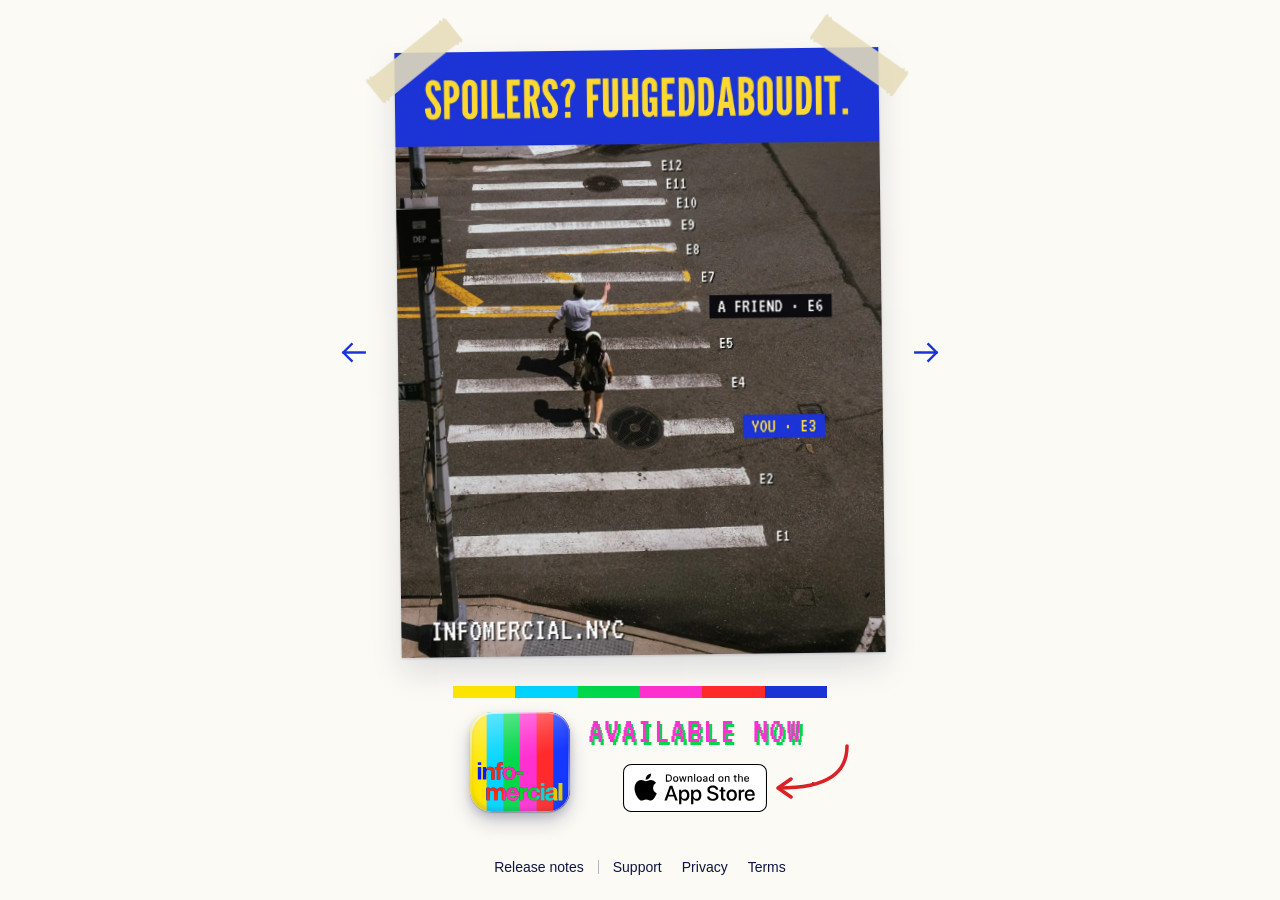
<file: index.html>
<!DOCTYPE html>
<html lang="en">
<head>
<meta charset="utf-8">
<meta name="viewport" content="width=device-width, initial-scale=1, viewport-fit=cover">
<title>Infomercial</title>
<meta name="description" content="The best TV app on the App Store. According to the two devs, their parents and close friends.">
<meta name="theme-color" content="#FBFAF5">
<!-- On an iPhone, Safari offers the app itself across the top of the page. -->
<meta name="apple-itunes-app" content="app-id=6814215735">
<meta http-equiv="Content-Security-Policy" content="default-src 'none'; script-src 'self'; style-src 'self'; img-src 'self' data:; font-src 'self'; base-uri 'none'; form-action 'none'">
<meta name="referrer" content="no-referrer">
<!-- The icon in a browser tab: the bars alone, since the name across them
     would only blur that small. -->
<link rel="icon" href="favicon.svg" type="image/svg+xml">
<!-- The icon a phone puts on a home screen or beside a message, which is the
     app's own. -->
<link rel="apple-touch-icon" href="apple-touch-icon.png">
<!-- What a link to the site shows when it is texted or posted: the bill and,
     beside it, the app out now on the App Store. The ?v= on the picture goes
     up whenever it changes, so nothing that keeps an old card shows it again. -->
<link rel="canonical" href="https://infomercial.nyc/">
<meta property="og:type" content="website">
<meta property="og:url" content="https://infomercial.nyc/">
<meta property="og:site_name" content="Infomercial">
<meta property="og:title" content="Infomercial · Available now on the App Store">
<meta property="og:description" content="The best TV app on the App Store. According to the two devs, their parents and close friends.">
<meta property="og:image" content="https://infomercial.nyc/preview.png?v=2">
<meta property="og:image:width" content="1200">
<meta property="og:image:height" content="630">
<meta property="og:image:alt" content="A blue bill taped to the wall: Notice, New York, N.Y. Post no spoilers. Watch at your own pace. The group chat can't hurt you here. infomercial.nyc. Beside it, under the colour bars, the Infomercial icon: Available now, Download on the App Store.">
<meta name="twitter:card" content="summary_large_image">
<!-- The ?v= on the sheet and the scripts goes up whenever that file changes,
     so a browser never pairs this page with a copy it kept from before. -->
<link rel="stylesheet" href="site.css?v=21">
</head>
<body>

<!-- One page, one screen: a bill posted on the paper, the way to the app, and
     the small print. Nothing scrolls. -->
<main class="wall">
  <!-- The launch posters, one up at a time, each its own bill on the wall.
       Two keys slide the next one on, round and round. The crosswalk is
       the one up when the page opens, so its picture is fetched at once;
       the rest are fetched as they come next in line. -->
  <section class="stage" id="stage" aria-roledescription="carousel" aria-label="Launch posters" aria-live="polite">
    <div class="slot" aria-roledescription="slide" aria-label="Poster 1 of 9">
      <div class="bill pic t9"><img src="posters/crosswalk.webp" width="1080" height="1350" alt="Spoilers? Fuhgeddaboudit. Two people crossing a New York crosswalk seen from above, its stripes numbered as a season from E1 to E12: you at E3, a friend at E6. infomercial.nyc"><i class="tape a" aria-hidden="true"></i><i class="tape b" aria-hidden="true"></i></div>
    </div>
    <div class="slot" aria-roledescription="slide" aria-label="Poster 2 of 9" hidden>
      <div class="bill t1">
        <i class="tape a" aria-hidden="true"></i>
        <i class="tape b" aria-hidden="true"></i>
        <div class="sheet">
          <p class="osd notice">Notice &middot; New York, N.Y.</p>
          <h1 class="tall"><span>Post no</span><span>spoilers</span></h1>
          <p class="voice">Watch at your own pace.<br>The group chat can't hurt you here.</p>
          <p class="osd name">infomercial.nyc</p>
        </div>
      </div>
    </div>
    <div class="slot" aria-roledescription="slide" aria-label="Poster 3 of 9" hidden>
      <div class="bill pic t2"><img data-src="posters/boroughs.webp" width="1080" height="1350" alt="Not to scale. The five boroughs drawn in blocks, each on a different episode: the Bronx on S4E1, Manhattan on S3E8, Queens on S1E9, Brooklyn on S2E5, Staten Island on S1E1. Nobody's on the same episode. How far are you up to? infomercial.nyc"><i class="tape a" aria-hidden="true"></i><i class="tape b" aria-hidden="true"></i></div>
    </div>
    <div class="slot" aria-roledescription="slide" aria-label="Poster 4 of 9" hidden>
      <div class="bill pic t3"><img data-src="posters/coming-up.webp" width="1080" height="1350" alt="A fire escape on a brick building, printed in yellow. Coming up. infomercial.nyc"><i class="tape a" aria-hidden="true"></i><i class="tape b" aria-hidden="true"></i></div>
    </div>
    <div class="slot" aria-roledescription="slide" aria-label="Poster 5 of 9" hidden>
      <div class="bill pic t4"><img data-src="posters/happened.webp" width="1080" height="1350" alt="Has this ever happened to you? Sunday 9:02 PM, the group chat. Are you caught up? No, on episode 5, don't say anything. OK OK OK. Wait so when she dies in episode 8. Infomercial, over the colour bars. There's got to be a better way. infomercial.nyc"><i class="tape a" aria-hidden="true"></i><i class="tape b" aria-hidden="true"></i></div>
    </div>
    <div class="slot" aria-roledescription="slide" aria-label="Poster 6 of 9" hidden>
      <div class="bill pic t5"><img data-src="posters/laundromat.webp" width="1080" height="1350" alt="A row of laundromat dryers, each window a blue screen on a different episode: S1E3, S3E8, S2E1, S4E2, S2E5 and S1E9. Everyone's on a different cycle. Watch at your own pace. infomercial.nyc"><i class="tape a" aria-hidden="true"></i><i class="tape b" aria-hidden="true"></i></div>
    </div>
    <div class="slot" aria-roledescription="slide" aria-label="Poster 7 of 9" hidden>
      <div class="bill pic t6"><img data-src="posters/tile.webp" width="1080" height="1350" alt="Episode 5, set in subway tile. Get off at your stop. The finale isn't going anywhere. infomercial.nyc"><i class="tape a" aria-hidden="true"></i><i class="tape b" aria-hidden="true"></i></div>
    </div>
    <div class="slot" aria-roledescription="slide" aria-label="Poster 8 of 9" hidden>
      <div class="bill pic t7"><img data-src="posters/wait.webp" width="1080" height="1350" alt="The angel on Bethesda Fountain in Central Park, shown up to the sixth of ten blocks, with the rest as snow. Worth the wait. You'll see the rest when you get there. infomercial.nyc"><i class="tape a" aria-hidden="true"></i><i class="tape b" aria-hidden="true"></i></div>
    </div>
    <div class="slot" aria-roledescription="slide" aria-label="Poster 9 of 9" hidden>
      <div class="bill pic t8"><img data-src="posters/stops.webp" width="1080" height="1350" alt="Season 2 Local, all stops. You are here, at episode 5, and three friends at episode 8. Your friends are three stops ahead. Nobody's saying a word. Making all stops. infomercial.nyc"><i class="tape a" aria-hidden="true"></i><i class="tape b" aria-hidden="true"></i></div>
    </div>

    <!-- The two keys that change it: either side of it, or under it on a
         phone. -->
    <button class="arrow prev" id="prev" type="button" aria-label="Previous poster" hidden><svg viewBox="0 0 20 16" aria-hidden="true"><path d="M19 8H1M8 1L1 8l7 7"/></svg></button>
    <button class="arrow next" id="next" type="button" aria-label="Next poster" hidden><svg viewBox="0 0 20 16" aria-hidden="true"><path d="M1 8h18M12 1l7 7-7 7"/></svg></button>
  </section>

  <!-- Under the bill, the one loud thing on the wall: the app, out now, and
       the way to it on Apple's own badge. All of it is the one link. -->
  <div class="row">
    <a class="store" href="https://apple.co/4z1C3vC" aria-label="Infomercial is available now. Download on the App Store">
      <span class="app"><img src="icon.svg" width="1024" height="1024" alt=""></span>
      <span class="pitch">
        <span class="osd now">Available now</span>
        <img class="badge" src="app-store.svg" width="120" height="40" alt="">
        <!-- A crayon arrow, the hand of the app's own marks, sweeping in from
             beside the tile to point at the badge. -->
        <svg class="nudge" viewBox="0 0 84 60" aria-hidden="true"><defs><filter id="crayon" x="-15%" y="-15%" width="130%" height="130%"><feTurbulence type="fractalNoise" baseFrequency="0.11" numOctaves="2" seed="7" result="n"/><feDisplacementMap in="SourceGraphic" in2="n" scale="1.6"/></filter></defs><g filter="url(#crayon)"><path class="shaft" pathLength="1" d="M76 4 C76 30 58 46 8 46"/><path class="head" pathLength="1" d="M20 37 L7 46 L20 55"/></g></svg>
      </span>
    </a>
  </div>
</main>

<!-- The foot: the small print. -->
<nav class="links" aria-label="The small print">
  <a href="release-notes/">Release notes</a>
  <i class="sep" aria-hidden="true"></i>
  <a href="support/">Support</a>
  <a href="privacy/">Privacy</a>
  <a href="terms/">Terms</a>
</nav>

<script src="posters.js?v=2"></script>
</body>
</html>
</file>
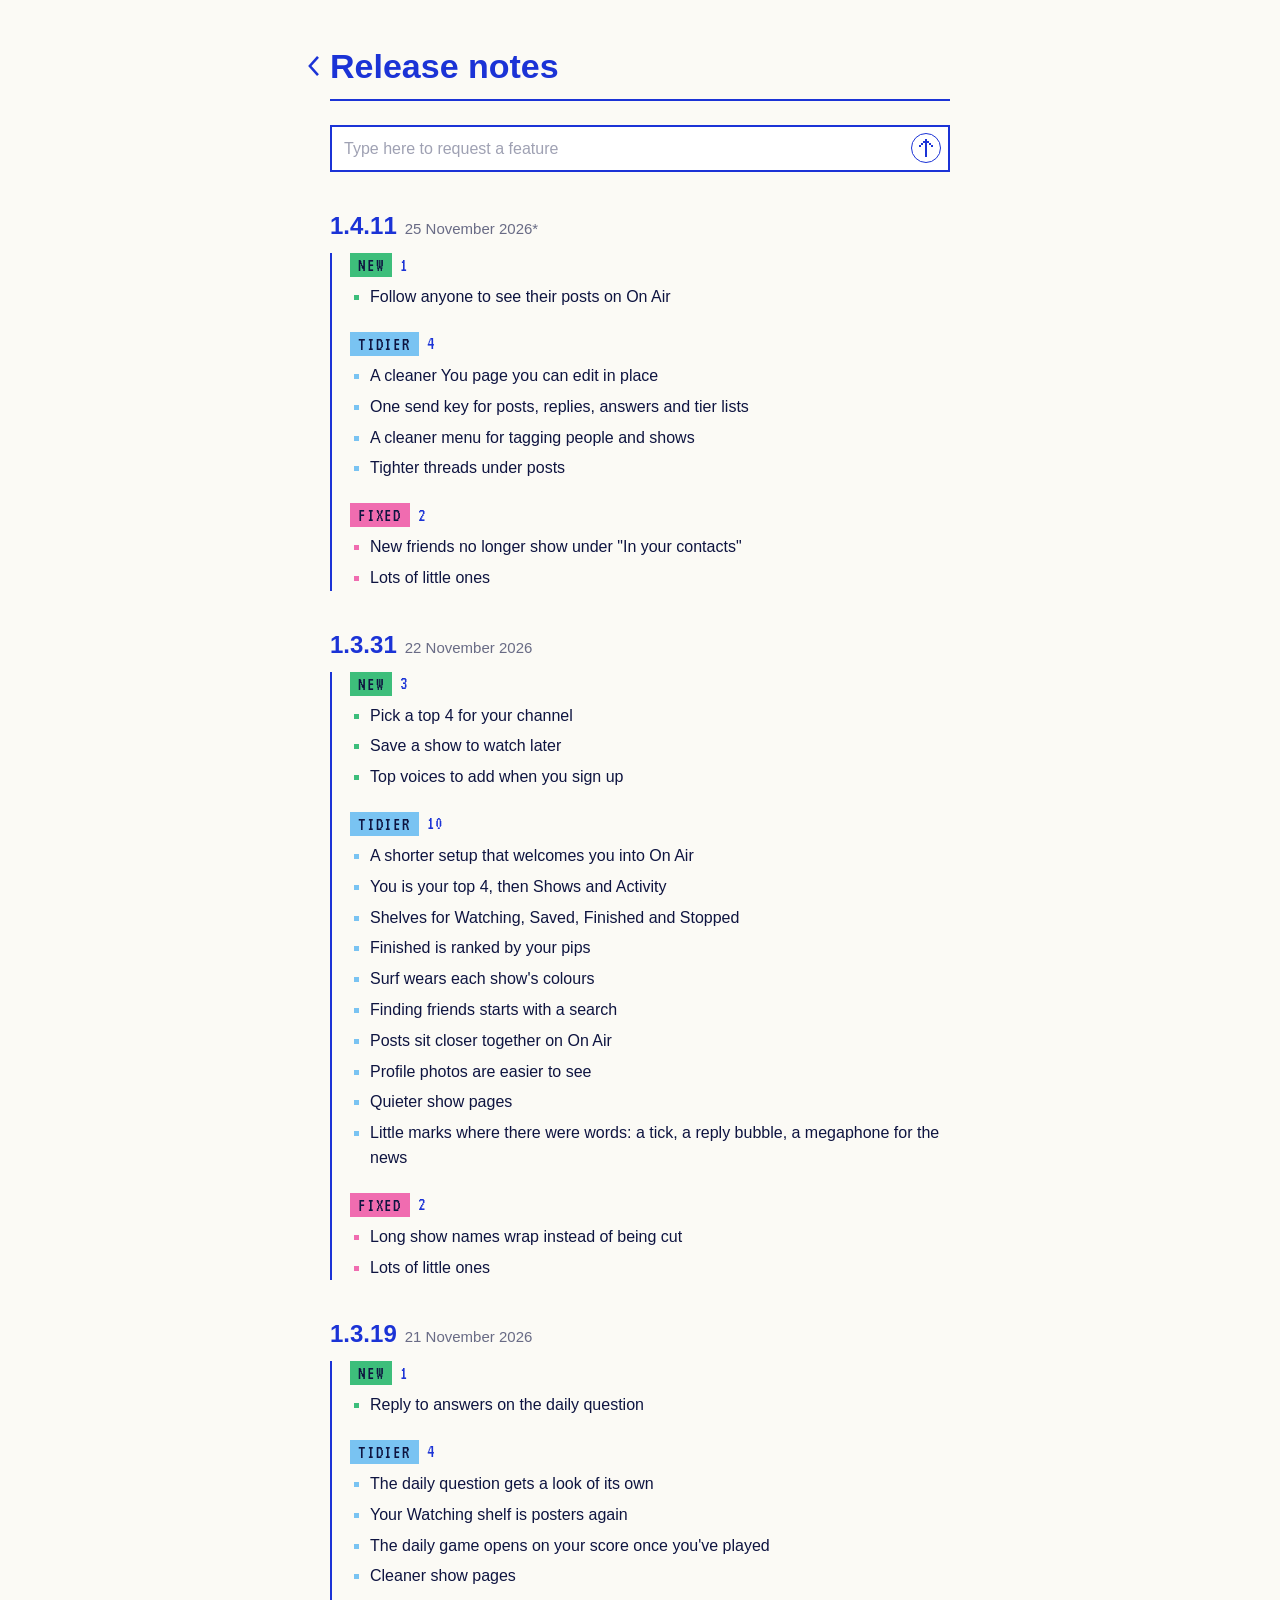
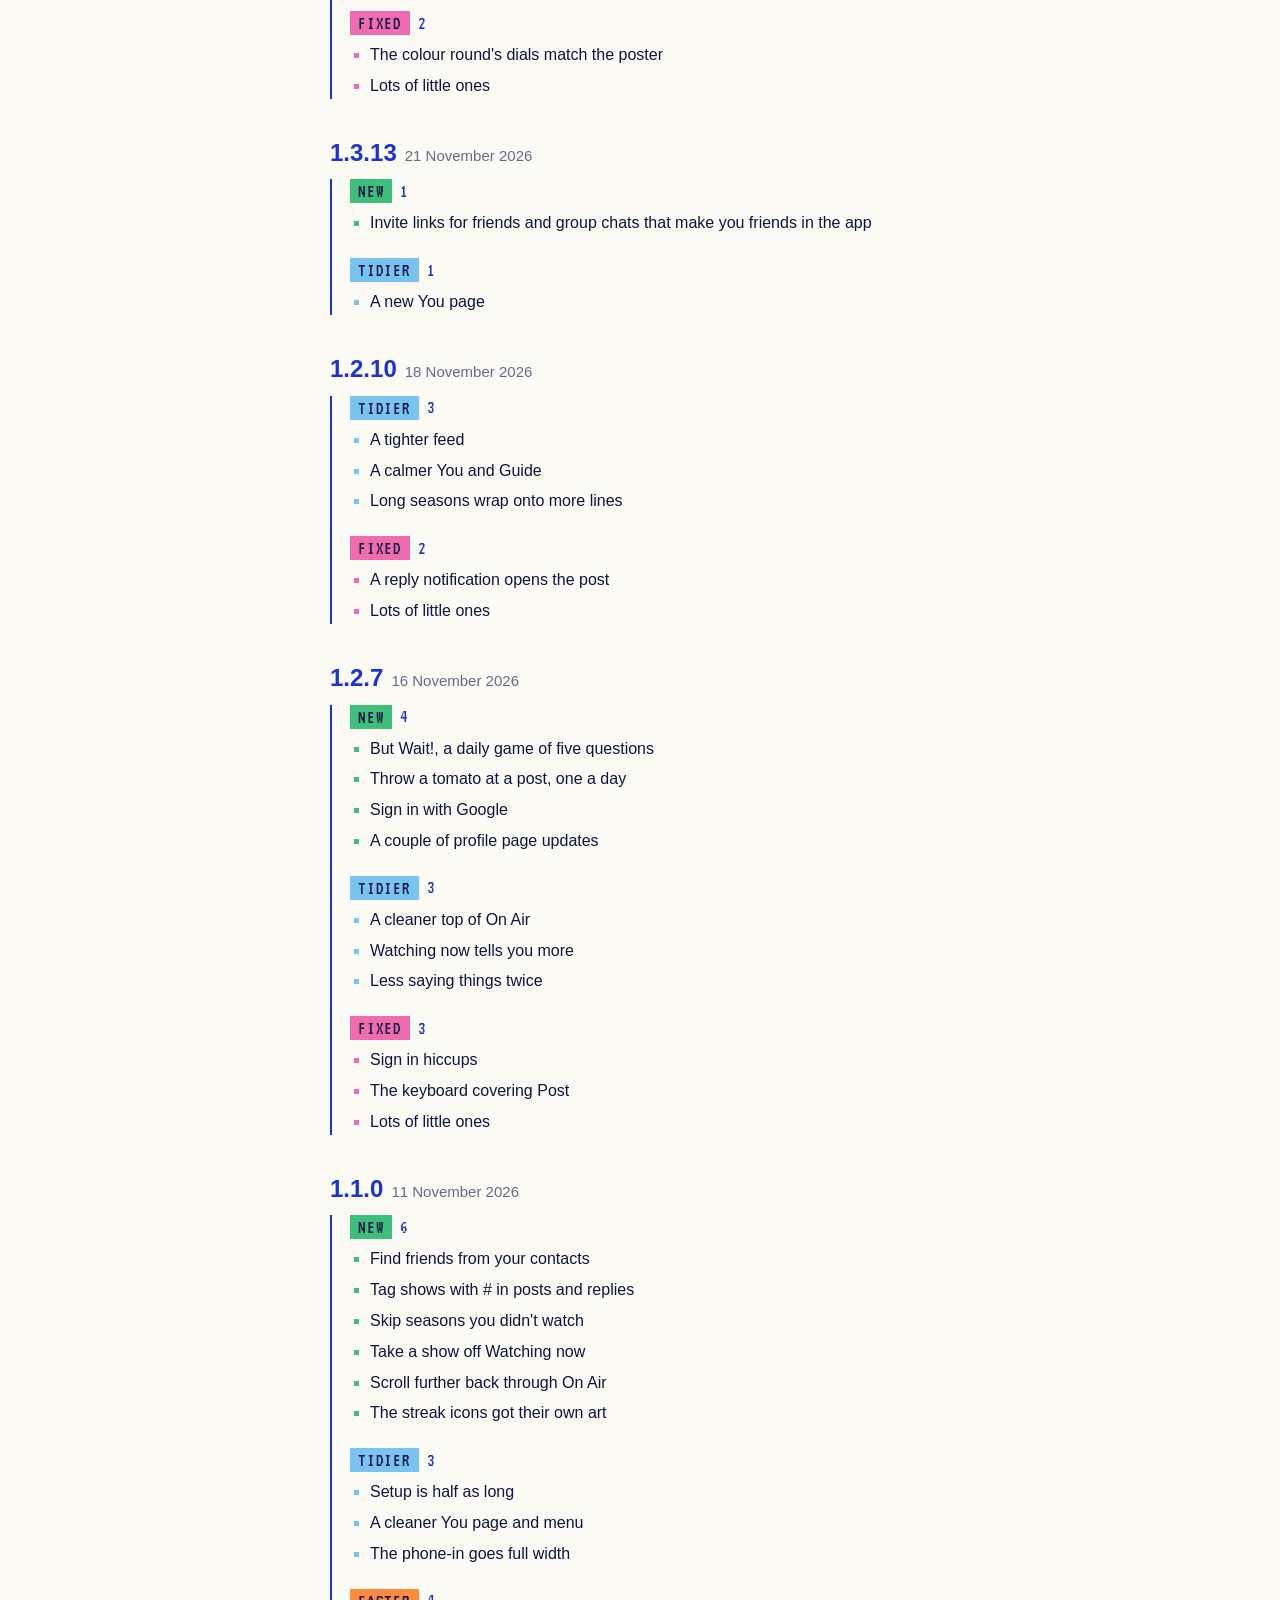
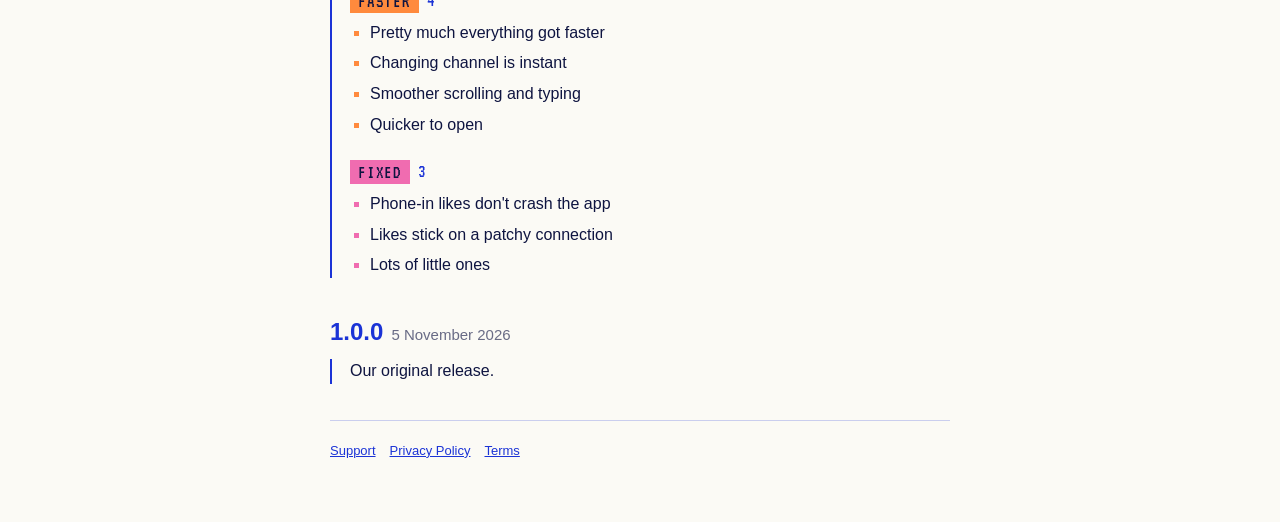
<file: feature-request/index.html>
<!DOCTYPE html>
<html lang="en">
<head>
<meta charset="utf-8">
<meta name="viewport" content="width=device-width, initial-scale=1">
<title>Infomercial &middot; Release notes</title>
<meta http-equiv="refresh" content="0; url=../release-notes/">
<link rel="canonical" href="https://infomercial.nyc/release-notes/">
</head>
<body>
<p>Feature requests are at the top of <a href="../release-notes/">infomercial.nyc/release-notes</a>.</p>
</body>
</html>
</file>
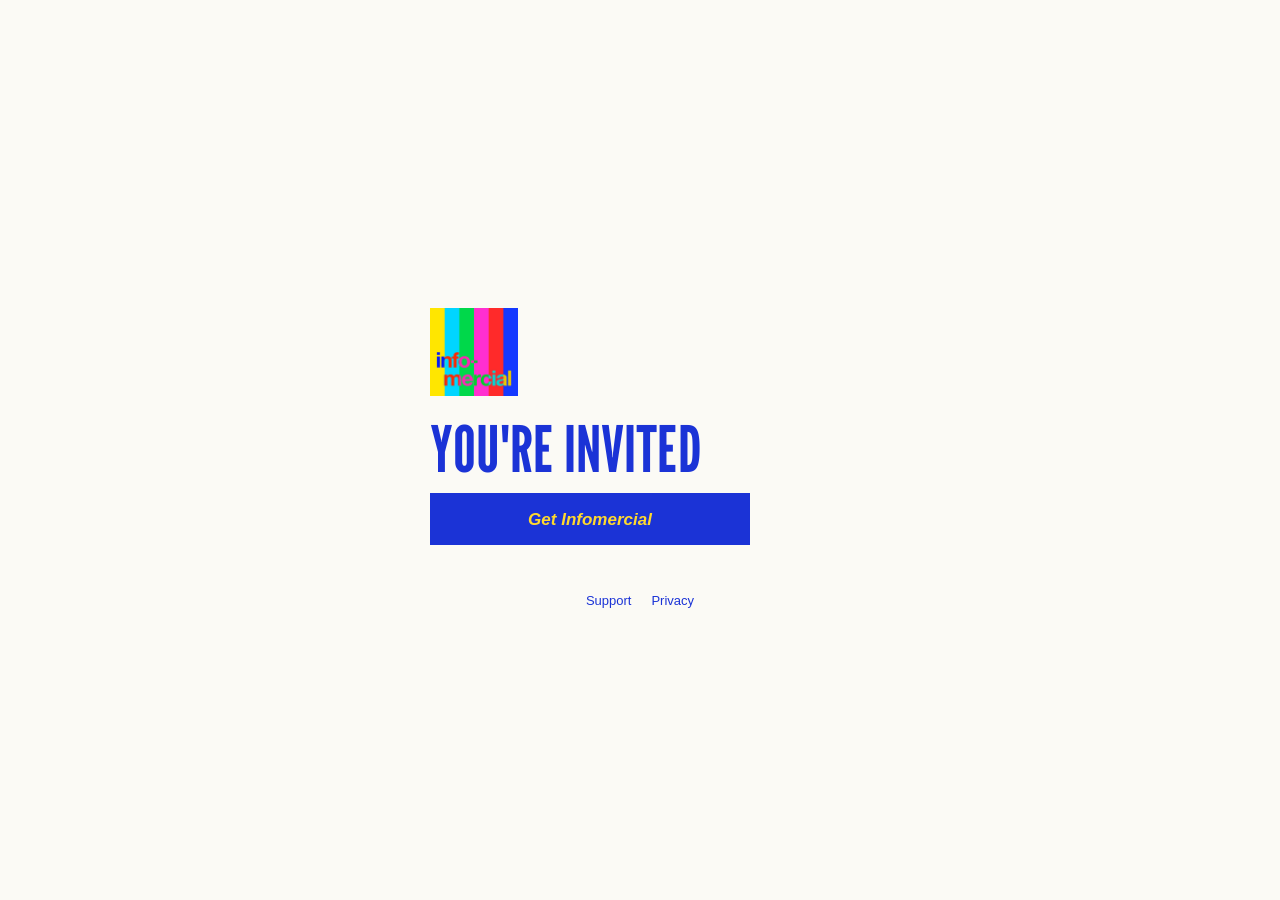
<file: i/index.html>
<!DOCTYPE html>
<html lang="en">
<head>
<meta charset="utf-8">
<meta name="viewport" content="width=device-width, initial-scale=1, viewport-fit=cover">
<title>You're invited · Infomercial</title>
<meta name="robots" content="noindex">
<meta name="theme-color" content="#FBFAF5">
<meta http-equiv="Content-Security-Policy" content="default-src 'none'; script-src 'self'; style-src 'self'; img-src 'self'; font-src 'self'; base-uri 'none'; form-action 'none'">
<meta name="referrer" content="no-referrer">
<!-- An invitation. Where the app is installed the link never reaches this
     page: it opens the app (the domain's apple-app-site-association). Here,
     it is somebody without it, so the page says the three things to do, in
     order. Getting the app is last, because pressing it leaves the page: what
     to do once it is installed has to be read before that. -->
<meta property="og:type" content="website">
<meta property="og:site_name" content="Infomercial">
<meta property="og:title" content="You're invited to Infomercial">
<meta property="og:description" content="Talk about what you're watching without spoiling it.">
<meta property="og:image" content="https://infomercial.nyc/preview.png?v=2">
<link rel="icon" href="/favicon.svg" type="image/svg+xml">
<link rel="apple-touch-icon" href="/apple-touch-icon.png">
<link rel="stylesheet" href="/i/invite.css?v=10">
<script src="/i/invite.js?v=9" defer></script>
</head>
<body>
<main>
  <img class="icon" src="/apple-touch-icon.png" alt="" width="88" height="88">
  <h1>You're invited</h1>
  <ol class="steps" id="steps">
    <li>
      <span class="n">1</span>
      <div><button class="key loud" id="copy" type="button">Tap to copy your invite</button>
        <p class="small" id="copied" hidden></p></div>
    </li>
    <li>
      <span class="n">2</span>
      <p class="say"><span>Once installed (step 3), press <b>Paste invite</b> in the app.</span></p>
    </li>
    <li>
      <span class="n">3</span>
      <div><a class="key plain" id="get" href="https://apps.apple.com/app/id6814215735">Get Infomercial</a></div>
    </li>
  </ol>

  <a class="key loud get-only" id="getonly" href="https://apps.apple.com/app/id6814215735" hidden>Get Infomercial</a>
  <p class="small" id="have" hidden>Already have it? <a id="open" href="infomercial://i">Open the app</a></p>
</main>
<footer><a href="/support/">Support</a><a href="/privacy/">Privacy</a></footer>
</body>
</html>
</file>
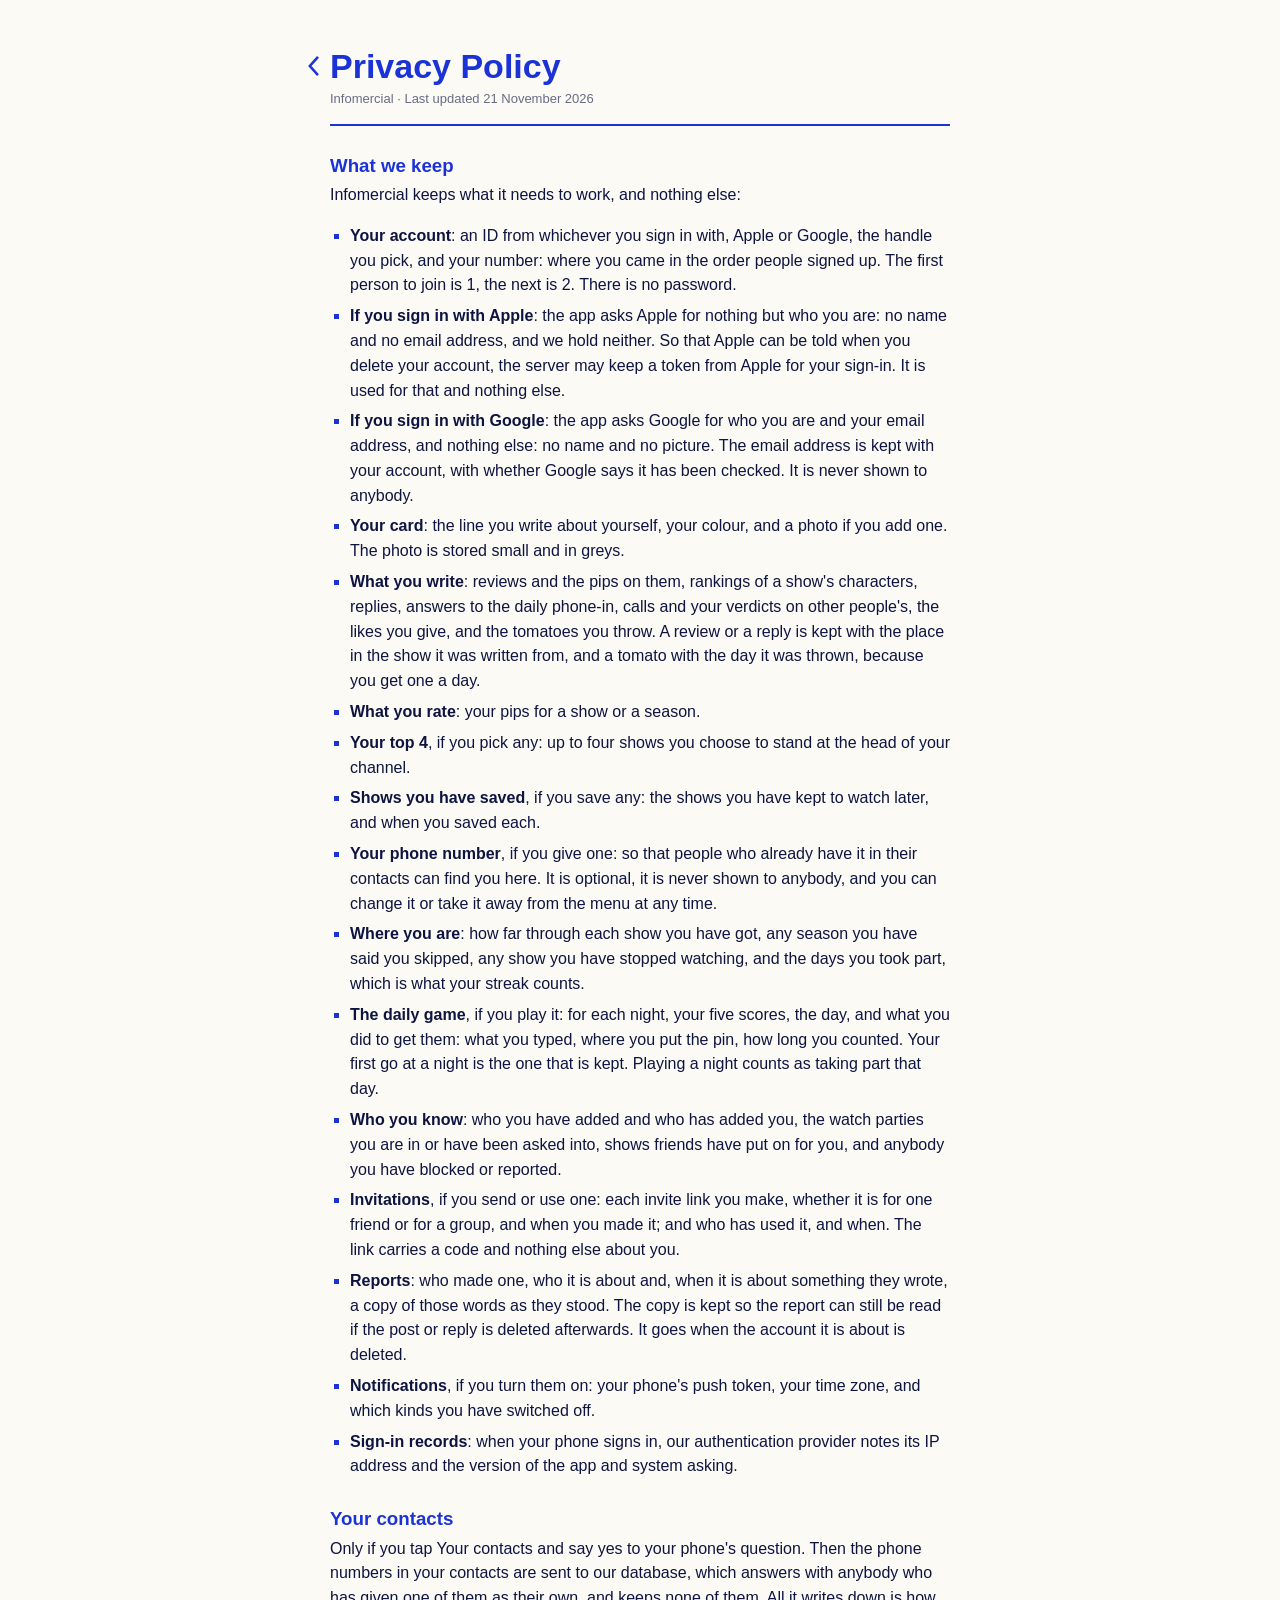
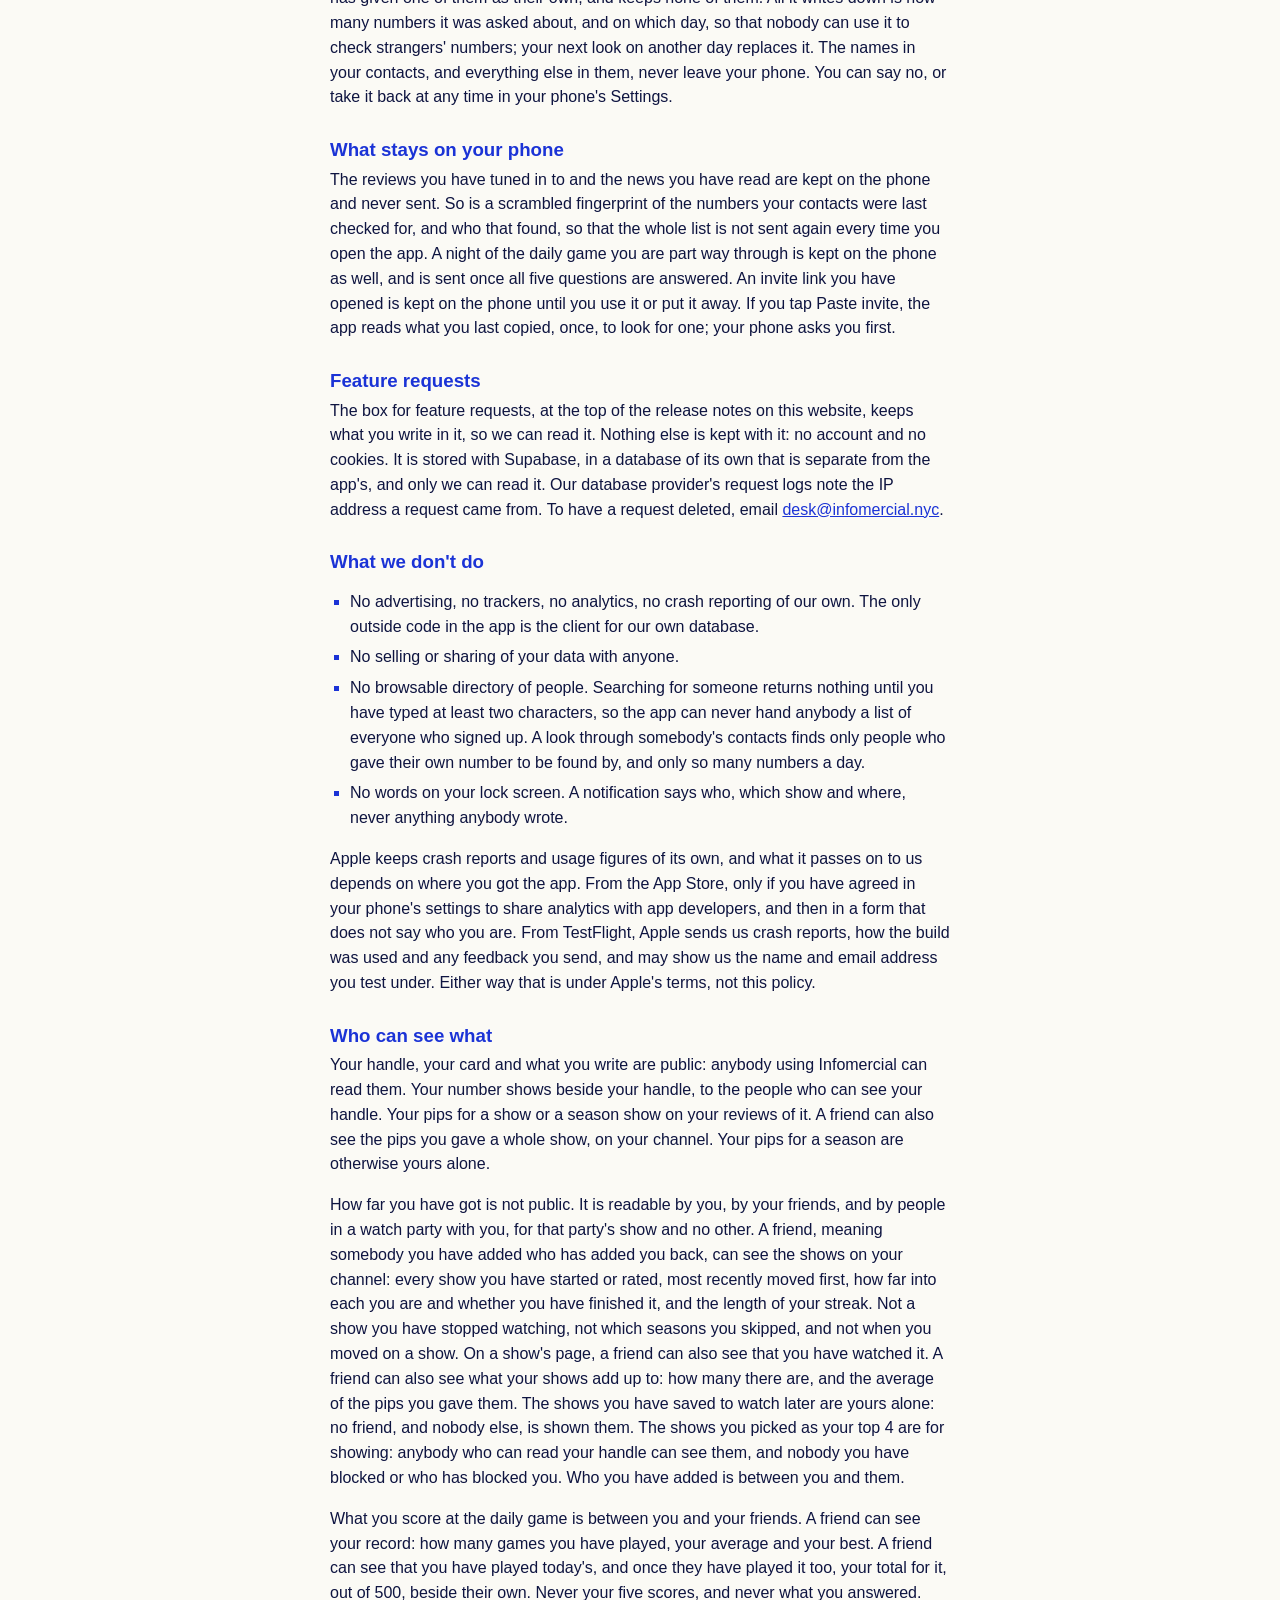
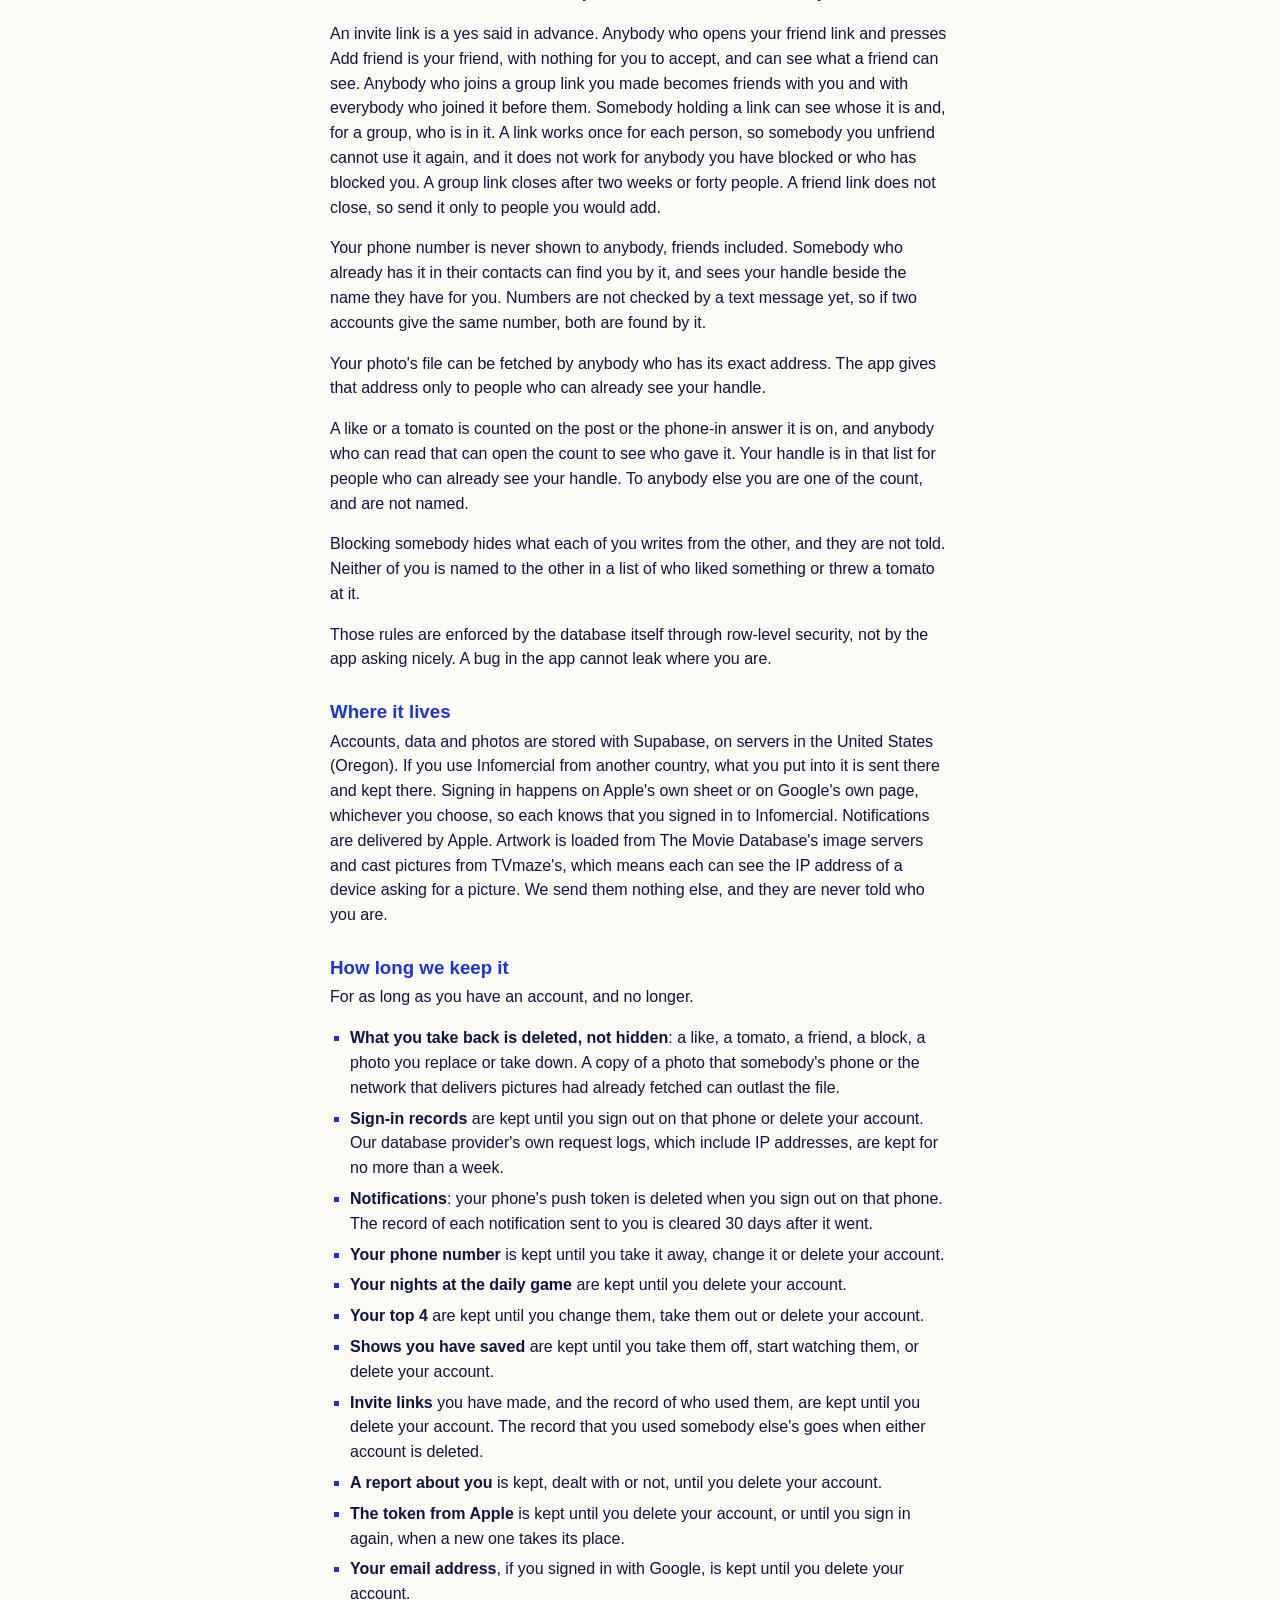
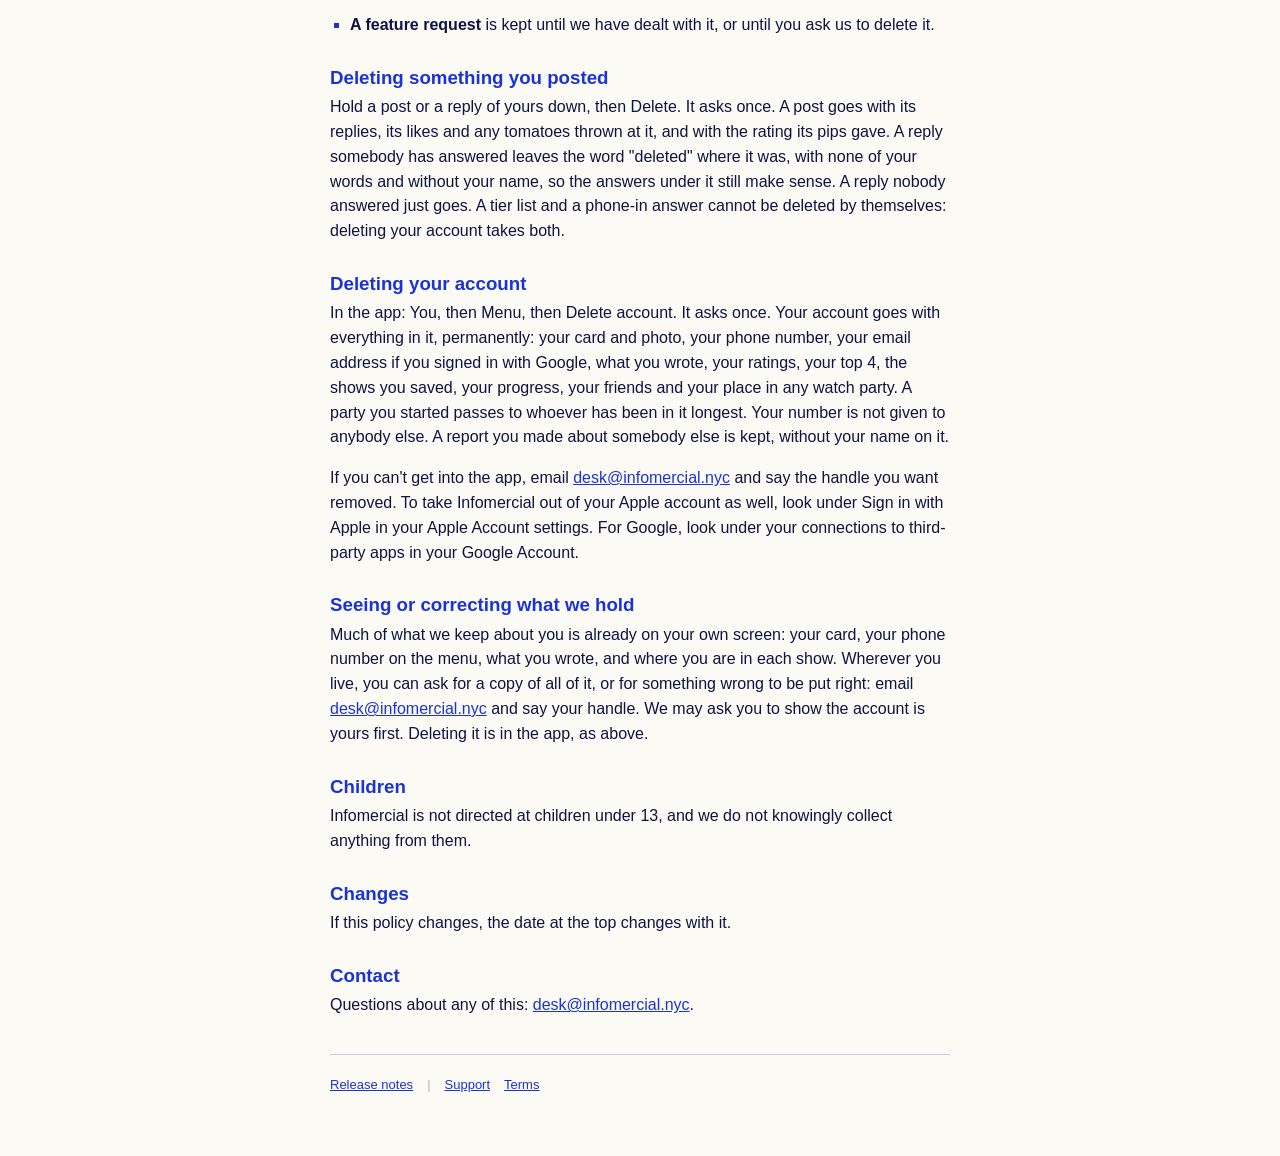
<file: privacy/index.html>
<!DOCTYPE html>
<html lang="en">
<head>
<meta charset="utf-8">
<meta name="viewport" content="width=device-width, initial-scale=1">
<title>Infomercial &middot; Privacy Policy</title>
<meta name="theme-color" content="#FBFAF5">
<style>
  html { -webkit-text-size-adjust: 100%; }
  body { background: #FBFAF5; color: #0E1440;
         font-family: 'Helvetica Neue', Helvetica, Arial, sans-serif;
         max-width: 620px; margin: 0 auto; padding: 48px 20px; line-height: 1.55; }
  h1 { color: #1B33D6; font-size: 34px; line-height: 1.1; margin: 0 0 4px; }
  h1 + .quiet { border-bottom: 2px solid #1B33D6; margin: 0 0 24px; padding-bottom: 14px; }
  h3 { color: #1B33D6; line-height: 1.25; margin: 28px 0 0; }
  h3 + p { margin-top: 6px; }
  ul { list-style: square; padding-left: 20px; }
  li { margin: 6px 0; }
  li::marker { color: #1B33D6; }
  .quiet { color: rgba(14, 20, 64, 0.62); font-size: 13px; }
  a { color: #1B33D6; }
  hr { border: 0; border-top: 1px solid rgba(27, 51, 214, 0.22); margin: 36px 0 20px; }
  h1 { position: relative; }
  .back { position: absolute; right: 100%; top: calc(50% - 1px); transform: translateY(-50%);
          display: flex; align-items: center; justify-content: flex-end; box-sizing: border-box;
          width: 40px; height: 44px; padding-right: 11px; color: #1B33D6;
          -webkit-tap-highlight-color: transparent; }
  @media (max-width: 691px) { body { padding-left: 36px; } }
  .back svg { width: 11px; height: 20px; overflow: visible; fill: none; stroke: currentColor;
              stroke-width: 2.8; stroke-linecap: square; }
  .back:hover, .back:active { background: #1B33D6; color: #fff; }
  .back:focus-visible { outline: 2px solid #1B33D6; outline-offset: 3px; }
  /* The small print, as the front page has it: the release notes, a
     rule, then the pages about the app, and no dots. On the narrowest
     phones the rule is the break between two lines. */
  .foot a { white-space: nowrap; }
  .foot a + a, .foot .bar, .foot .bar + a { margin-left: 14px; }
  .foot .bar { color: rgba(14, 20, 64, 0.3); }
  @media (max-width: 359px) {
    .foot .bar { display: block; height: 6px; margin: 0; overflow: hidden; color: transparent; }
    .foot .bar + a { margin-left: 0; }
  }
</style>
</head>
<body>
<h1><a class="back" href="../" aria-label="Back to the front page"><svg viewBox="0 0 12 22" aria-hidden="true"><polyline points="10,2 2,11 10,20"/></svg></a>Privacy Policy</h1>
<p class="quiet">Infomercial &middot; Last updated 21 November 2026</p>

<h3>What we keep</h3>
<p>Infomercial keeps what it needs to work, and nothing else:</p>
<ul>
  <li><strong>Your account</strong>: an ID from whichever you sign in with, Apple or
      Google, the handle you pick, and your number: where you came in the order people
      signed up. The first person to join is 1, the next is 2. There is no password.</li>
  <li><strong>If you sign in with Apple</strong>: the app asks Apple for nothing but who
      you are: no name and no email address, and we hold neither. So that Apple can be
      told when you delete your account, the server may keep a token from Apple for your
      sign-in. It is used for that and nothing else.</li>
  <li><strong>If you sign in with Google</strong>: the app asks Google for who you are
      and your email address, and nothing else: no name and no picture. The email
      address is kept with your account, with whether Google says it has been
      checked. It is never shown to anybody.</li>
  <li><strong>Your card</strong>: the line you write about yourself, your colour, and a
      photo if you add one. The photo is stored small and in greys.</li>
  <li><strong>What you write</strong>: reviews and the pips on them, rankings of a
      show's characters, replies, answers to the daily phone-in, calls and your
      verdicts on other people's, the likes you give, and the tomatoes you throw. A
      review or a reply is kept with the place in the show it was written from, and a
      tomato with the day it was thrown, because you get one a day.</li>
  <li><strong>What you rate</strong>: your pips for a show or a season.</li>
  <li><strong>Your top 4</strong>, if you pick any: up to four shows you choose to
      stand at the head of your channel.</li>
  <li><strong>Shows you have saved</strong>, if you save any: the shows you have
      kept to watch later, and when you saved each.</li>
  <li><strong>Your phone number</strong>, if you give one: so that people who already
      have it in their contacts can find you here. It is optional, it is never
      shown to anybody, and you can change it or take it away from the menu at
      any time.</li>
  <li><strong>Where you are</strong>: how far through each show you have got, any
      season you have said you skipped, any show you have stopped watching, and the
      days you took part, which is what your streak counts.</li>
  <li><strong>The daily game</strong>, if you play it: for each night, your five
      scores, the day, and what you did to get them: what you typed, where you put
      the pin, how long you counted. Your first go at a night is the one that is
      kept. Playing a night counts as taking part that day.</li>
  <li><strong>Who you know</strong>: who you have added and who has added you, the
      watch parties you are in or have been asked into, shows friends have put on for
      you, and anybody you have blocked or reported.</li>
  <li><strong>Invitations</strong>, if you send or use one: each invite link you make,
      whether it is for one friend or for a group, and when you made it; and who has
      used it, and when. The link carries a code and nothing else about you.</li>
  <li><strong>Reports</strong>: who made one, who it is about and, when it is about
      something they wrote, a copy of those words as they stood. The copy is kept so
      the report can still be read if the post or reply is deleted afterwards. It goes
      when the account it is about is deleted.</li>
  <li><strong>Notifications</strong>, if you turn them on: your phone's push token,
      your time zone, and which kinds you have switched off.</li>
  <li><strong>Sign-in records</strong>: when your phone signs in, our authentication
      provider notes its IP address and the version of the app and system asking.</li>
</ul>

<h3>Your contacts</h3>
<p>Only if you tap Your contacts and say yes to your phone's question. Then the phone
numbers in your contacts are sent to our database, which answers with anybody who has
given one of them as their own, and keeps none of them. All it writes down is how many
numbers it was asked about, and on which day, so that nobody can use it to check
strangers' numbers; your next look on another day replaces it. The names in your contacts, and
everything else in them, never leave your phone. You can say no, or take it back at
any time in your phone's Settings.</p>

<h3>What stays on your phone</h3>
<p>The reviews you have tuned in to and the news you have read are kept on the phone and
never sent. So is a scrambled fingerprint of the numbers your contacts were last
checked for, and who that found, so that the whole list is not sent again every time
you open the app. A night of the daily game you are part way through is kept on the
phone as well, and is sent once all five questions are answered. An invite link you
have opened is kept on the phone until you use it or put it away. If you tap Paste
invite, the app reads what you last copied, once, to look for one; your phone asks you
first.</p>

<h3>Feature requests</h3>
<p>The box for feature requests, at the top of the release notes on this website,
keeps what you write in it, so we can read it. Nothing else is kept with it: no
account and no cookies. It is stored with Supabase, in a database of its
own that is separate from the app's, and only we can read it. Our database provider's
request logs note the IP address a request came from. To have a request deleted, email
<a href="mailto:desk@infomercial.nyc">desk@infomercial.nyc</a>.</p>

<h3>What we don't do</h3>
<ul>
  <li>No advertising, no trackers, no analytics, no crash reporting of our own. The
      only outside code in the app is the client for our own database.</li>
  <li>No selling or sharing of your data with anyone.</li>
  <li>No browsable directory of people. Searching for someone returns nothing until
      you have typed at least two characters, so the app can never hand anybody a
      list of everyone who signed up. A look through somebody's contacts finds
      only people who gave their own number to be found by, and only so many
      numbers a day.</li>
  <li>No words on your lock screen. A notification says who, which show and where,
      never anything anybody wrote.</li>
</ul>
<p>Apple keeps crash reports and usage figures of its own, and what it passes on to us
depends on where you got the app. From the App Store, only if you have agreed in your
phone's settings to share analytics with app developers, and then in a form that does
not say who you are. From TestFlight, Apple sends us crash reports, how the build was
used and any feedback you send, and may show us the name and email address you test
under. Either way that is under Apple's terms, not this policy.</p>

<h3>Who can see what</h3>
<p>Your handle, your card and what you write are public: anybody using Infomercial can read
them. Your number shows beside your handle, to the people who can see your handle.
Your pips for a show or a season show on your reviews of it. A friend can also see the
pips you gave a whole show, on your channel. Your pips for a season are otherwise yours
alone.</p>
<p>How far you have got is not public. It is readable by you, by your friends, and by
people in a watch party with you, for that party's show and no other. A friend, meaning
somebody you have added who has added you back, can see the shows on your channel: every
show you have started or rated, most recently moved first, how far into each you are and
whether you have finished it, and the length of your streak. Not a show you have stopped
watching, not which seasons you skipped, and not when you moved on a show. On a show's
page, a friend can also see that you have watched it. A friend can also see what your shows add up to: how many there are, and the average of
the pips you gave them. The shows you have saved to watch later are yours alone: no
friend, and nobody else, is shown them. The shows
you picked as your top 4 are for showing: anybody who can read your handle can see
them, and nobody you have blocked or who has blocked you. Who you
have added is between you and them.</p>
<p>What you score at the daily game is between you and your friends. A friend can see
your record: how many games you have played, your average and your
best. A friend can see that you have played today's, and once they have played it too,
your total for it, out of 500, beside their own. Never your five scores, and never what
you answered.</p>
<p>An invite link is a yes said in advance. Anybody who opens your friend link and
presses Add friend is your friend, with nothing for you to accept, and can see what a
friend can see. Anybody who joins a group link you made becomes friends with you and
with everybody who joined it before them. Somebody holding a link can see whose it is
and, for a group, who is in it. A link works once for each person, so somebody you
unfriend cannot use it again, and it does not work for anybody you have blocked or who
has blocked you. A group link closes after two weeks or forty people. A friend link
does not close, so send it only to people you would add.</p>
<p>Your phone number is never shown to anybody, friends included. Somebody who already
has it in their contacts can find you by it, and sees your handle beside the name they
have for you. Numbers are not checked by a text message yet, so if two accounts give
the same number, both are found by it.</p>
<p>Your photo's file can be fetched by anybody who has its exact address. The app gives
that address only to people who can already see your handle.</p>
<p>A like or a tomato is counted on the post or the phone-in answer it is on, and anybody
who can read that can open the count to see who gave it. Your handle is in that list
for people who can already see your handle. To anybody else you are one of the count,
and are not named.</p>
<p>Blocking somebody hides what each of you writes from the other, and they are not
told. Neither of you is named to the other in a list of who liked something or threw a
tomato at it.</p>
<p>Those rules are enforced by the database itself through row-level security, not by
the app asking nicely. A bug in the app cannot leak where you are.</p>

<h3>Where it lives</h3>
<p>Accounts, data and photos are stored with Supabase, on servers in the United States
(Oregon). If you use Infomercial from another country, what you put into it is sent
there and kept there. Signing in happens on Apple's own sheet or on Google's own page,
whichever you choose, so each knows that you signed in to Infomercial. Notifications
are delivered by Apple. Artwork is loaded from The
Movie Database's image servers and cast pictures from TVmaze's, which means each can
see the IP address of a device asking for a picture. We send them nothing else, and
they are never told who you are.</p>

<h3>How long we keep it</h3>
<p>For as long as you have an account, and no longer.</p>
<ul>
  <li><strong>What you take back is deleted, not hidden</strong>: a like, a tomato, a friend, a
      block, a photo you replace or take down. A copy of a photo that somebody's phone
      or the network that delivers pictures had already fetched can outlast the
      file.</li>
  <li><strong>Sign-in records</strong> are kept until you sign out on that phone or
      delete your account. Our database provider's own request logs, which include IP
      addresses, are kept for no more than a week.</li>
  <li><strong>Notifications</strong>: your phone's push token is deleted when you sign
      out on that phone. The record of each notification sent to you is cleared 30 days
      after it went.</li>
  <li><strong>Your phone number</strong> is kept until you take it away, change it or
      delete your account.</li>
  <li><strong>Your nights at the daily game</strong> are kept until you delete your
      account.</li>
  <li><strong>Your top 4</strong> are kept until you change them, take them out or
      delete your account.</li>
  <li><strong>Shows you have saved</strong> are kept until you take them off, start
      watching them, or delete your account.</li>
  <li><strong>Invite links</strong> you have made, and the record of who used them,
      are kept until you delete your account. The record that you used somebody
      else's goes when either account is deleted.</li>
  <li><strong>A report about you</strong> is kept, dealt with or not, until you delete
      your account.</li>
  <li><strong>The token from Apple</strong> is kept until you delete your account, or
      until you sign in again, when a new one takes its place.</li>
  <li><strong>Your email address</strong>, if you signed in with Google, is kept until
      you delete your account.</li>
  <li><strong>A feature request</strong> is kept until we have dealt with it, or until
      you ask us to delete it.</li>
</ul>

<h3>Deleting something you posted</h3>
<p>Hold a post or a reply of yours down, then Delete. It asks once. A post goes with its
replies, its likes and any tomatoes thrown at it, and with the rating its pips gave. A reply somebody has answered
leaves the word "deleted" where it was, with none of your words and without your name,
so the answers under it still make sense. A reply nobody answered just goes. A tier
list and a phone-in answer cannot be deleted by themselves: deleting your account takes
both.</p>

<h3>Deleting your account</h3>
<p>In the app: You, then Menu, then Delete account. It asks once. Your account goes with
everything in it, permanently: your card and photo, your phone number, your email
address if you signed in with Google, what you wrote,
your ratings, your top 4, the shows you saved, your progress, your friends and your place in any watch party. A party you started passes to
whoever has been in it longest. Your number is not given to anybody else. A report you made about somebody else is kept, without
your name on it.</p>
<p>If you can't get into the app, email
<a href="mailto:desk@infomercial.nyc">desk@infomercial.nyc</a> and say the handle
you want removed. To take Infomercial out of your Apple account as well, look under Sign in
with Apple in your Apple Account settings. For Google, look under your connections to
third-party apps in your Google Account.</p>

<h3>Seeing or correcting what we hold</h3>
<p>Much of what we keep about you is already on your own screen: your card, your phone
number on the menu, what you wrote, and where you are in each show. Wherever you live, you can ask for a copy of all
of it, or for something wrong to be put right: email
<a href="mailto:desk@infomercial.nyc">desk@infomercial.nyc</a> and say your handle.
We may ask you to show the account is yours first. Deleting it is in the app, as
above.</p>

<h3>Children</h3>
<p>Infomercial is not directed at children under 13, and we do not knowingly collect
anything from them.</p>

<h3>Changes</h3>
<p>If this policy changes, the date at the top changes with it.</p>

<h3>Contact</h3>
<p>Questions about any of this:
<a href="mailto:desk@infomercial.nyc">desk@infomercial.nyc</a>.</p>

<hr>
<p class="quiet foot"><a href="../release-notes/">Release notes</a><span class="bar" aria-hidden="true">|</span><a href="../support/">Support</a><a href="../terms/">Terms</a></p>
</body>
</html>
</file>
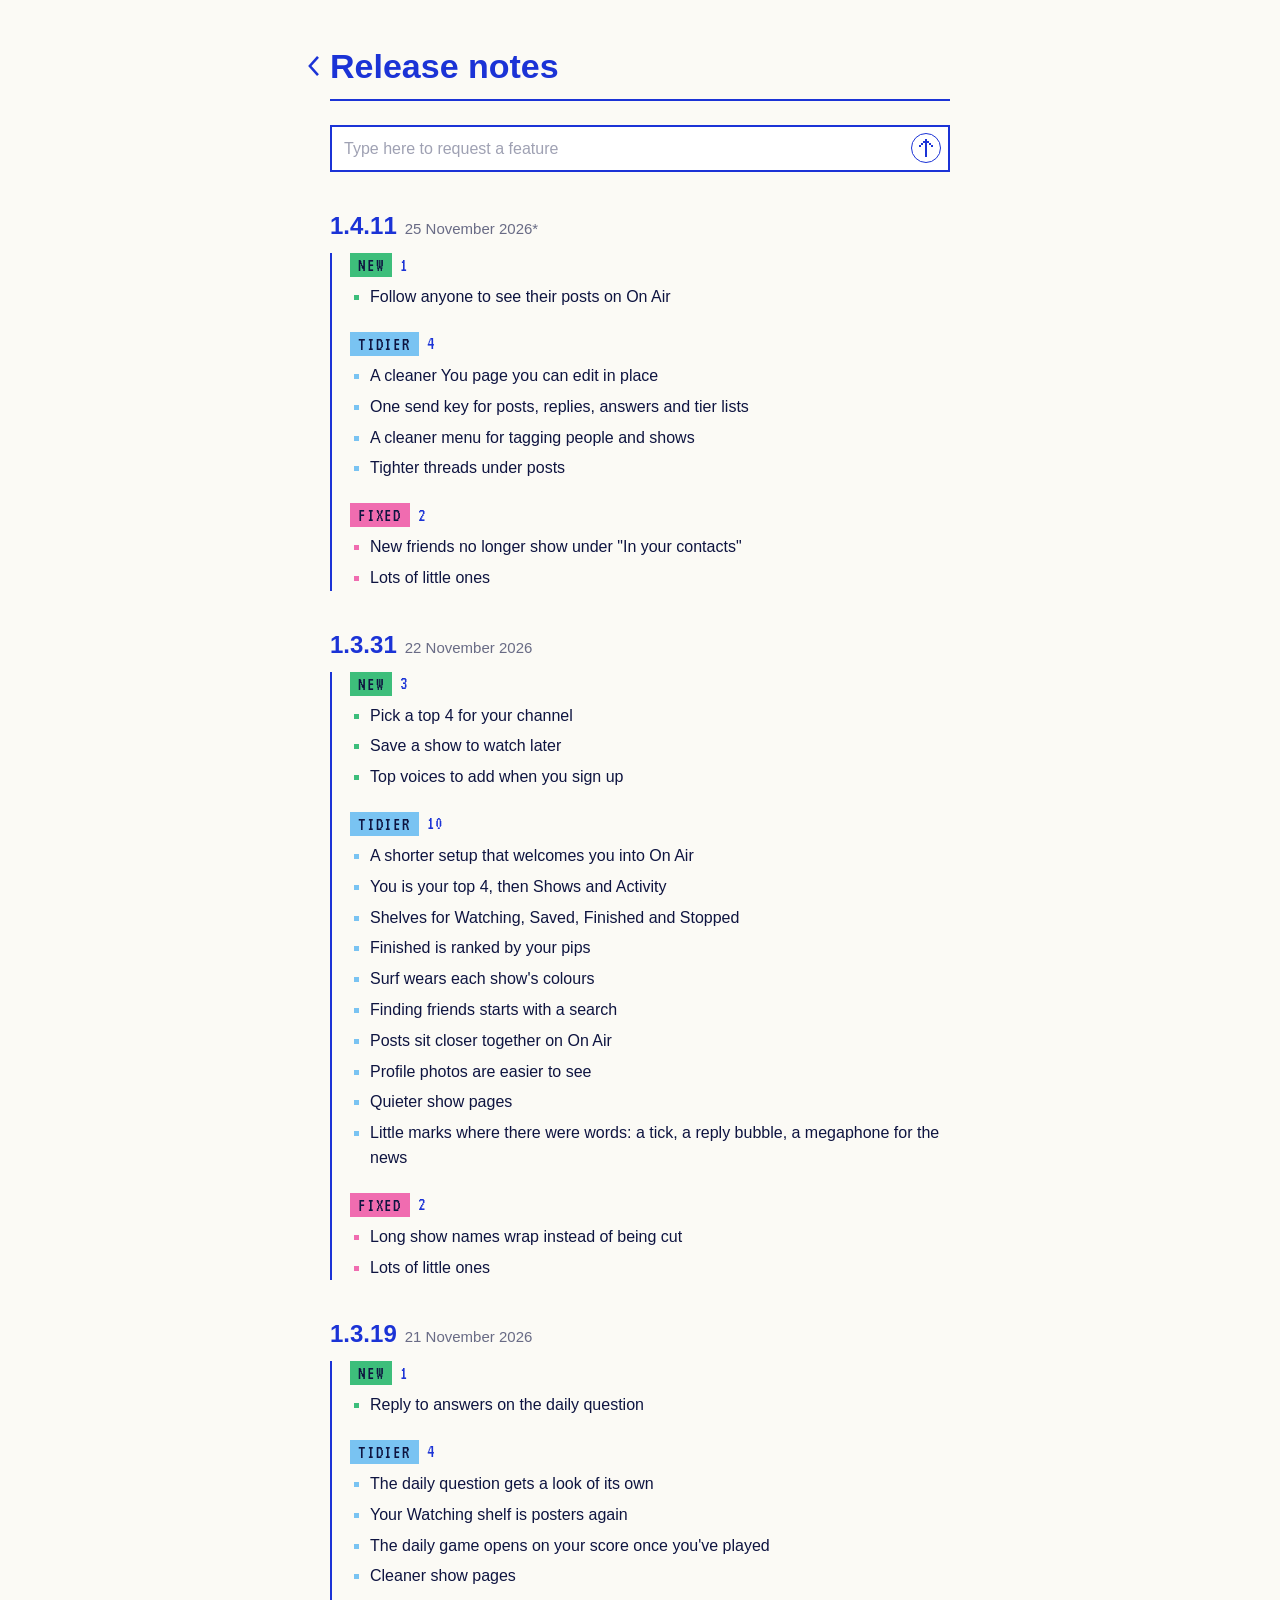
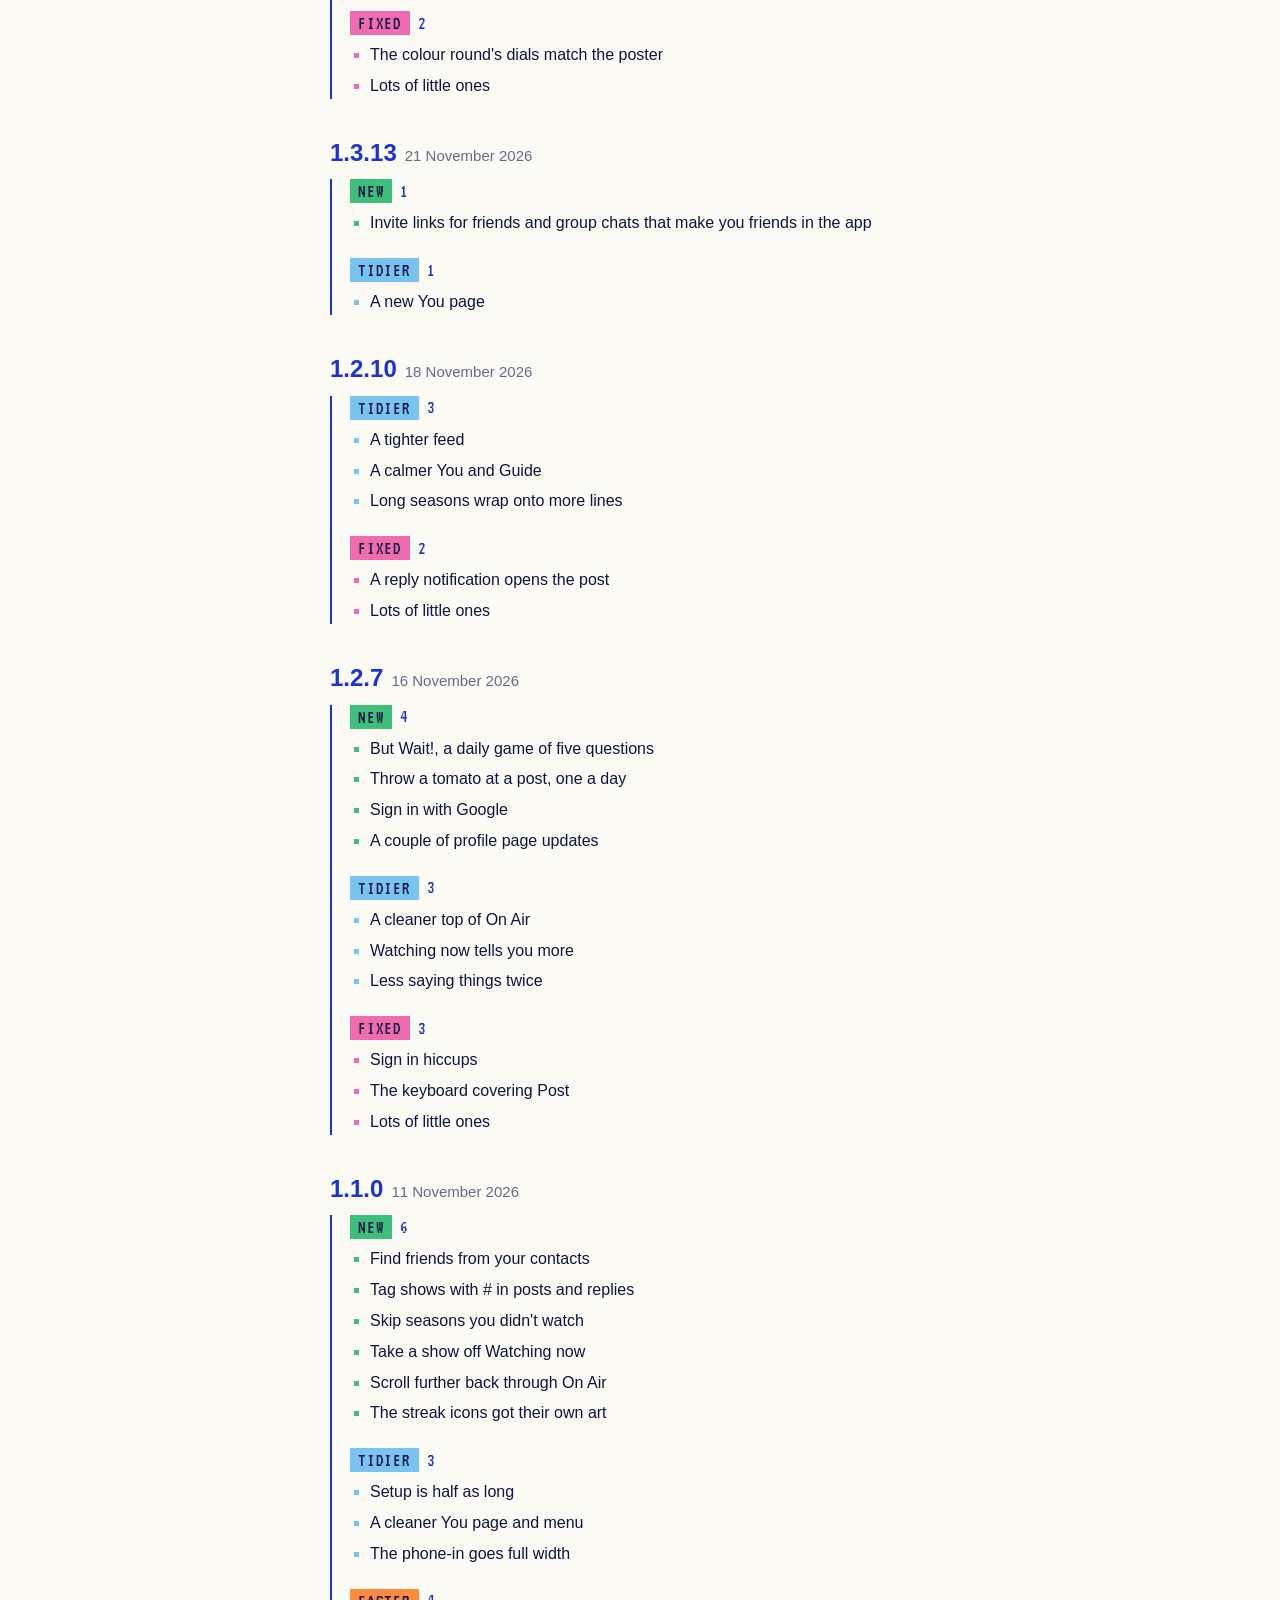
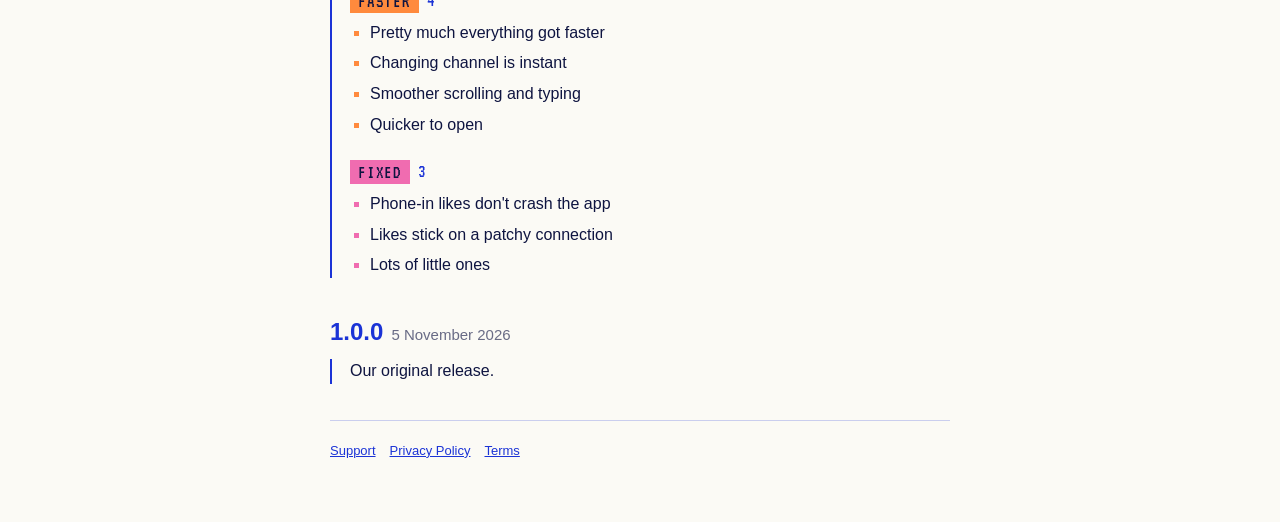
<file: release-notes/index.html>
<!DOCTYPE html>
<html lang="en">
<head>
<meta charset="utf-8">
<meta name="viewport" content="width=device-width, initial-scale=1">
<title>Infomercial &middot; Release notes</title>
<meta name="description" content="What's changed in Infomercial, build by build.">
<meta name="theme-color" content="#FBFAF5">
<!-- The box at the top sends what is typed in it to the website's own
     database, which is not the app's, and nowhere else. -->
<meta http-equiv="Content-Security-Policy" content="default-src 'none'; script-src 'self'; style-src 'unsafe-inline'; font-src 'self'; img-src 'self'; connect-src https://sevwmqmzawqldbnoyeng.supabase.co; base-uri 'none'; form-action 'none'">
<meta name="referrer" content="no-referrer">
<link rel="canonical" href="https://infomercial.nyc/release-notes/">
<meta property="og:type" content="website">
<meta property="og:url" content="https://infomercial.nyc/release-notes/">
<meta property="og:site_name" content="Infomercial">
<meta property="og:title" content="Infomercial · Release notes">
<meta property="og:description" content="What's changed in Infomercial, build by build.">
<meta property="og:image" content="https://infomercial.nyc/preview.png?v=2">
<meta name="twitter:card" content="summary_large_image">
<!-- Set like Support, Terms and Privacy, with three things of its own: a
     box to ask for something at the top, a heading for each build, and a
     block of colour naming each kind of change, in the set's lettering. -->
<style>
  @font-face { font-family: "VT323"; src: url("../fonts/VT323-Regular.ttf") format("truetype"); font-display: swap; }
  html { -webkit-text-size-adjust: 100%; }
  body { background: #FBFAF5; color: #0E1440;
         font-family: 'Helvetica Neue', Helvetica, Arial, sans-serif;
         max-width: 620px; margin: 0 auto; padding: 48px 20px; line-height: 1.55; }
  h1 { color: #1B33D6; font-size: 34px; line-height: 1.1; margin: 0 0 24px;
       padding-bottom: 14px; border-bottom: 2px solid #1B33D6; }
  ul { list-style: square; padding-left: 20px; margin: 8px 0 0; }
  li { margin: 6px 0; }
  li::marker { color: var(--stock, #1B33D6); }
  .quiet { color: rgba(14, 20, 64, 0.62); font-size: 13px; }
  a { color: #1B33D6; }
  hr { border: 0; border-top: 1px solid rgba(27, 51, 214, 0.22); margin: 36px 0 20px; }
  h1 { position: relative; }
  .back { position: absolute; right: 100%; top: calc(.55em - 1px); transform: translateY(-50%);
          display: flex; align-items: center; justify-content: flex-end; box-sizing: border-box;
          width: 40px; height: 44px; padding-right: 11px; color: #1B33D6;
          -webkit-tap-highlight-color: transparent; }
  @media (max-width: 691px) { body { padding-left: 36px; } }
  .back svg { width: 11px; height: 20px; overflow: visible; fill: none; stroke: currentColor;
              stroke-width: 2.8; stroke-linecap: square; }
  .back:hover, .back:active { background: #1B33D6; color: #fff; }
  .back:focus-visible { outline: 2px solid #1B33D6; outline-offset: 3px; }

  /* A build: its number in the blue, and the day it went out beside it.
     What is in it hangs from it on a rule stood on end, a step in. */
  h2 { color: #1B33D6; font-size: 24px; line-height: 1.2; margin: 40px 0 0; }
  h2 .when { margin-left: 8px; color: rgba(14, 20, 64, 0.62); font-size: 15px; font-weight: 400; }
  .items { margin-top: 12px; padding-left: 18px; border-left: 2px solid #1B33D6; }
  .items > p { margin: 0; }

  /* A kind of change: its name on a block of colour and how many, right
     after it. Its squares down the list are the same colour. */
  .new { --stock: #3DBE7B; } .tidier { --stock: #79C3F2; }
  .faster { --stock: #FF8A3D; } .fixed { --stock: #F06CB0; }
  h3 { display: flex; align-items: center; gap: 8px; margin: 22px 0 0;
       font: 400 19px/1 "VT323", ui-monospace, monospace; letter-spacing: .04em; text-transform: uppercase; }
  .items > section:first-child h3 { margin-top: 0; }
  h3 .tag { padding: 3px 8px 2px; background: var(--stock); color: #0E1440; }
  h3 .count { color: #1B33D6; }
  /* The box to ask for something: what it asks, in the blue of a
     question on Support, a box on the paper, square, at a size a phone types
     in without zooming, and a key inverted while it is down. */
  label { display: block; margin: 0 0 8px; color: #1B33D6; font-size: 18px; font-weight: 400; line-height: 1.25; }
  /* One line to start with, and it grows a line at a time as it is
     typed in (request.js), up to half the screen, past which it scrolls.
     Room is kept at its far end for the key that sends. */
  .box { position: relative; }
  textarea { display: block; box-sizing: border-box; width: 100%; max-height: 50vh; margin: 0; padding: 10px 52px 10px 12px;
             border: 2px solid #1B33D6; border-radius: 0; background: #fff; color: #0E1440; resize: none; overflow-y: hidden;
             font: 16px/1.45 'Helvetica Neue', Helvetica, Arial, sans-serif; -webkit-appearance: none; appearance: none; }
  textarea:focus { outline: 2px solid #1B33D6; outline-offset: 2px; }
  ::placeholder { color: rgba(14, 20, 64, 0.4); }
  /* A field a person never sees. Something filling every box in fills it,
     and nothing is sent. */
  .trap { position: absolute; left: -10000px; width: 1px; height: 1px; overflow: hidden; }
  /* The app's send key, in the box's bottom corner: a disc of 30 in a full
     touch, an arrow in the set's squares. Waiting is the outline; with
     something typed it is the loud key, the blue with the yellow arrow.
     Either inverts while it is down. Sending, the arrow gives way to the
     stand-by blocks. */
  .key { position: absolute; right: 2px; bottom: 2px; width: 44px; height: 44px; padding: 0; margin: 0;
         display: flex; align-items: center; justify-content: center; border: 0; background: none;
         cursor: pointer; -webkit-appearance: none; appearance: none; -webkit-tap-highlight-color: transparent; }
  .key .face { display: flex; align-items: center; justify-content: center; box-sizing: border-box;
               width: 30px; height: 30px; border-radius: 50%; border: 1.5px solid #1B33D6; background: #fff; color: #1B33D6; }
  .key.ready .face { background: #1B33D6; color: #FFD92E; }
  .key:active .face { background: #1B33D6; color: #fff; }
  .key.ready:active .face { background: #FFD92E; color: #1B33D6; }
  @media (hover: hover) { .key:hover .face { background: #1B33D6; color: #fff; }
                          .key.ready:hover .face { background: #FFD92E; color: #1B33D6; } }
  .key:focus-visible { outline: none; }
  .key:focus-visible .face { outline: 2px solid #1B33D6; outline-offset: 2px; }
  .key svg { display: block; width: 14px; height: 18px; fill: currentColor; }
  .key .blocks { display: none; gap: 2px; }
  .key .blocks i { width: 4px; height: 4px; background: currentColor; }
  .key.busy { cursor: default; }
  .key.busy svg { display: none; }
  .key.busy .blocks { display: flex; }
  .said:empty { display: none; }
  .said { margin: 10px 0 0; font-size: 15px; }
  .said.fault { color: #D92027; }

  /* The small print, as the front page has it: the release notes, a
     rule, then the pages about the app, and no dots. On the narrowest
     phones the rule is the break between two lines. */
  .foot a { white-space: nowrap; }
  .foot a + a, .foot .bar, .foot .bar + a { margin-left: 14px; }
  .foot .bar { color: rgba(14, 20, 64, 0.3); }
  @media (max-width: 359px) {
    .foot .bar { display: block; height: 6px; margin: 0; overflow: hidden; color: transparent; }
    .foot .bar + a { margin-left: 0; }
  }
</style>
</head>
<body>
<h1><a class="back" href="../" aria-label="Back to the front page"><svg viewBox="0 0 12 22" aria-hidden="true"><polyline points="10,2 2,11 10,20"/></svg></a>Release notes</h1>

<!-- Ask for something. What is typed goes to the website's own database by
     request.js; it is read on that project's dashboard. -->
<form id="request" novalidate>
  <div class="box">
    <textarea id="words" name="words" rows="1" maxlength="1000" aria-label="Request a feature" placeholder="Type here to request a feature"></textarea>
    <button class="key" id="send" type="submit" aria-label="Send"><span class="face"><svg viewBox="0 0 14 18" aria-hidden="true"><rect x="6" y="0" width="2" height="2"/><rect x="4" y="2" width="2" height="2"/><rect x="6" y="2" width="2" height="2"/><rect x="8" y="2" width="2" height="2"/><rect x="2" y="4" width="2" height="2"/><rect x="6" y="4" width="2" height="2"/><rect x="10" y="4" width="2" height="2"/><rect x="0" y="6" width="2" height="2"/><rect x="6" y="6" width="2" height="2"/><rect x="12" y="6" width="2" height="2"/><rect x="6" y="8" width="2" height="2"/><rect x="6" y="10" width="2" height="2"/><rect x="6" y="12" width="2" height="2"/><rect x="6" y="14" width="2" height="2"/><rect x="6" y="16" width="2" height="2"/></svg><span class="blocks" aria-hidden="true"><i></i><i></i><i></i></span></span></button>
  </div>
  <div class="trap" aria-hidden="true">
    <label for="website">Leave this empty</label>
    <input id="website" name="website" type="text" tabindex="-1" autocomplete="off">
  </div>
  <p class="said" id="said" role="status" aria-live="polite"></p>
  <noscript><p class="said fault">This needs JavaScript. Or email
  <a href="mailto:desk@infomercial.nyc">desk@infomercial.nyc</a>.</p></noscript>
</form>

<!-- Every build, newest first, with the day it went out. The next one
     goes over the newest before it ships, under its number alone, and its
     notes are what the App Store's What's New says. Only what has been
     merged goes here, a line each in plain words: nothing still being
     worked on, and nothing about how it was built. -->
<h2>1.4.11<span class="when">25 November 2026*</span></h2>
<div class="items">
<section class="new">
  <h3><span class="tag">New</span><span class="count" aria-label="1 change">1</span></h3>
  <ul>
    <li>Follow anyone to see their posts on On Air</li>
  </ul>
</section>

<section class="tidier">
  <h3><span class="tag">Tidier</span><span class="count" aria-label="4 changes">4</span></h3>
  <ul>
    <li>A cleaner You page you can edit in place</li>
    <li>One send key for posts, replies, answers and tier lists</li>
    <li>A cleaner menu for tagging people and shows</li>
    <li>Tighter threads under posts</li>
  </ul>
</section>

<section class="fixed">
  <h3><span class="tag">Fixed</span><span class="count" aria-label="2 changes">2</span></h3>
  <ul>
    <li>New friends no longer show under "In your contacts"</li>
    <li>Lots of little ones</li>
  </ul>
</section>
</div>

<h2>1.3.31<span class="when">22 November 2026</span></h2>
<div class="items">
<section class="new">
  <h3><span class="tag">New</span><span class="count" aria-label="3 changes">3</span></h3>
  <ul>
    <li>Pick a top 4 for your channel</li>
    <li>Save a show to watch later</li>
    <li>Top voices to add when you sign up</li>
  </ul>
</section>

<section class="tidier">
  <h3><span class="tag">Tidier</span><span class="count" aria-label="10 changes">10</span></h3>
  <ul>
    <li>A shorter setup that welcomes you into On Air</li>
    <li>You is your top 4, then Shows and Activity</li>
    <li>Shelves for Watching, Saved, Finished and Stopped</li>
    <li>Finished is ranked by your pips</li>
    <li>Surf wears each show's colours</li>
    <li>Finding friends starts with a search</li>
    <li>Posts sit closer together on On Air</li>
    <li>Profile photos are easier to see</li>
    <li>Quieter show pages</li>
    <li>Little marks where there were words: a tick, a reply bubble, a megaphone for the news</li>
  </ul>
</section>

<section class="fixed">
  <h3><span class="tag">Fixed</span><span class="count" aria-label="2 changes">2</span></h3>
  <ul>
    <li>Long show names wrap instead of being cut</li>
    <li>Lots of little ones</li>
  </ul>
</section>
</div>

<h2>1.3.19<span class="when">21 November 2026</span></h2>
<div class="items">
<section class="new">
  <h3><span class="tag">New</span><span class="count" aria-label="1 change">1</span></h3>
  <ul>
    <li>Reply to answers on the daily question</li>
  </ul>
</section>

<section class="tidier">
  <h3><span class="tag">Tidier</span><span class="count" aria-label="4 changes">4</span></h3>
  <ul>
    <li>The daily question gets a look of its own</li>
    <li>Your Watching shelf is posters again</li>
    <li>The daily game opens on your score once you've played</li>
    <li>Cleaner show pages</li>
  </ul>
</section>

<section class="fixed">
  <h3><span class="tag">Fixed</span><span class="count" aria-label="2 changes">2</span></h3>
  <ul>
    <li>The colour round's dials match the poster</li>
    <li>Lots of little ones</li>
  </ul>
</section>
</div>

<h2>1.3.13<span class="when">21 November 2026</span></h2>
<div class="items">
<section class="new">
  <h3><span class="tag">New</span><span class="count" aria-label="1 change">1</span></h3>
  <ul>
    <li>Invite links for friends and group chats that make you friends in the app</li>
  </ul>
</section>

<section class="tidier">
  <h3><span class="tag">Tidier</span><span class="count" aria-label="1 change">1</span></h3>
  <ul>
    <li>A new You page</li>
  </ul>
</section>
</div>

<h2>1.2.10<span class="when">18 November 2026</span></h2>
<div class="items">
<section class="tidier">
  <h3><span class="tag">Tidier</span><span class="count" aria-label="3 changes">3</span></h3>
  <ul>
    <li>A tighter feed</li>
    <li>A calmer You and Guide</li>
    <li>Long seasons wrap onto more lines</li>
  </ul>
</section>

<section class="fixed">
  <h3><span class="tag">Fixed</span><span class="count" aria-label="2 changes">2</span></h3>
  <ul>
    <li>A reply notification opens the post</li>
    <li>Lots of little ones</li>
  </ul>
</section>
</div>

<h2>1.2.7<span class="when">16 November 2026</span></h2>
<div class="items">
<section class="new">
  <h3><span class="tag">New</span><span class="count" aria-label="4 changes">4</span></h3>
  <ul>
    <li>But Wait!, a daily game of five questions</li>
    <li>Throw a tomato at a post, one a day</li>
    <li>Sign in with Google</li>
    <li>A couple of profile page updates</li>
  </ul>
</section>

<section class="tidier">
  <h3><span class="tag">Tidier</span><span class="count" aria-label="3 changes">3</span></h3>
  <ul>
    <li>A cleaner top of On Air</li>
    <li>Watching now tells you more</li>
    <li>Less saying things twice</li>
  </ul>
</section>

<section class="fixed">
  <h3><span class="tag">Fixed</span><span class="count" aria-label="3 changes">3</span></h3>
  <ul>
    <li>Sign in hiccups</li>
    <li>The keyboard covering Post</li>
    <li>Lots of little ones</li>
  </ul>
</section>
</div>

<h2>1.1.0<span class="when">11 November 2026</span></h2>
<div class="items">
<section class="new">
  <h3><span class="tag">New</span><span class="count" aria-label="6 changes">6</span></h3>
  <ul>
    <li>Find friends from your contacts</li>
    <li>Tag shows with # in posts and replies</li>
    <li>Skip seasons you didn't watch</li>
    <li>Take a show off Watching now</li>
    <li>Scroll further back through On Air</li>
    <li>The streak icons got their own art</li>
  </ul>
</section>

<section class="tidier">
  <h3><span class="tag">Tidier</span><span class="count" aria-label="3 changes">3</span></h3>
  <ul>
    <li>Setup is half as long</li>
    <li>A cleaner You page and menu</li>
    <li>The phone-in goes full width</li>
  </ul>
</section>

<section class="faster">
  <h3><span class="tag">Faster</span><span class="count" aria-label="4 changes">4</span></h3>
  <ul>
    <li>Pretty much everything got faster</li>
    <li>Changing channel is instant</li>
    <li>Smoother scrolling and typing</li>
    <li>Quicker to open</li>
  </ul>
</section>

<section class="fixed">
  <h3><span class="tag">Fixed</span><span class="count" aria-label="3 changes">3</span></h3>
  <ul>
    <li>Phone-in likes don't crash the app</li>
    <li>Likes stick on a patchy connection</li>
    <li>Lots of little ones</li>
  </ul>
</section>
</div>

<h2>1.0.0<span class="when">5 November 2026</span></h2>
<div class="items">
<p>Our original release.</p>
</div>

<hr>
<p class="quiet foot"><a href="../support/">Support</a><a href="../privacy/">Privacy Policy</a><a href="../terms/">Terms</a></p>

<script src="request.js?v=3"></script>
</body>
</html>
</file>
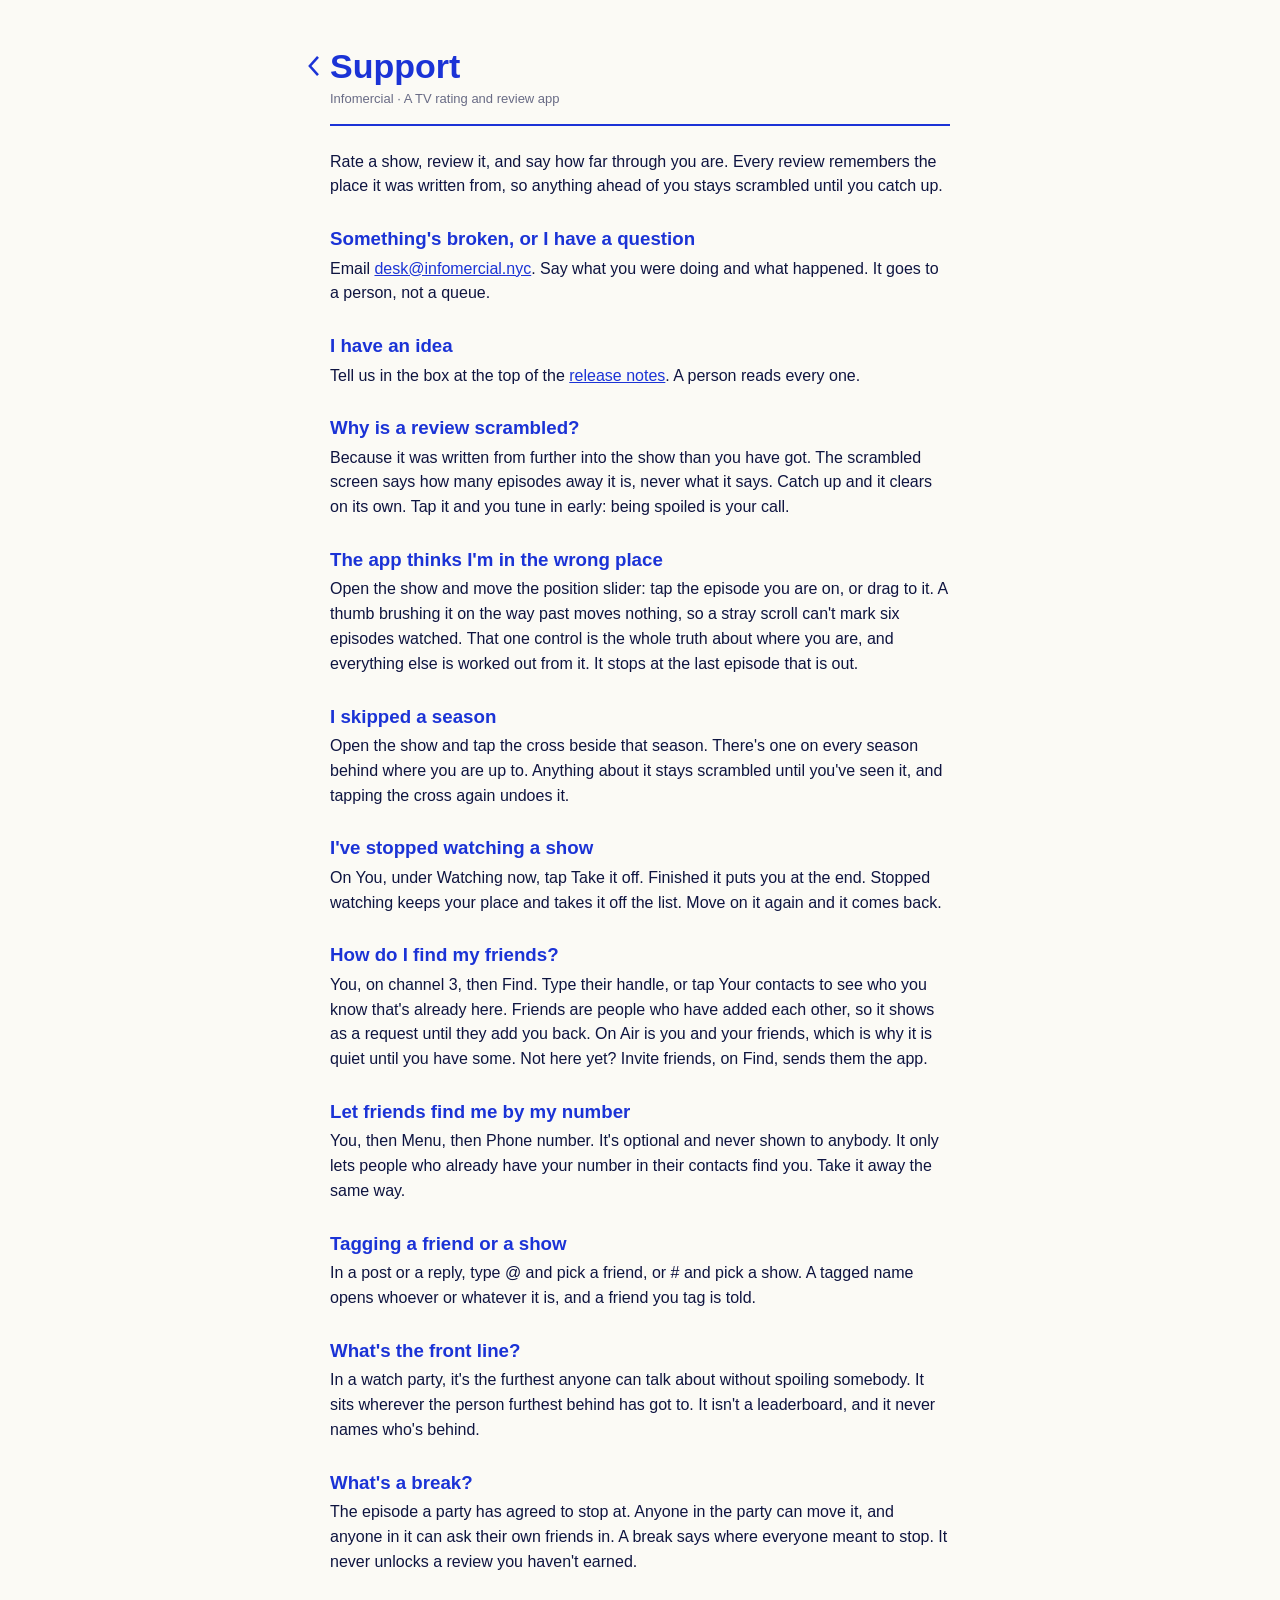
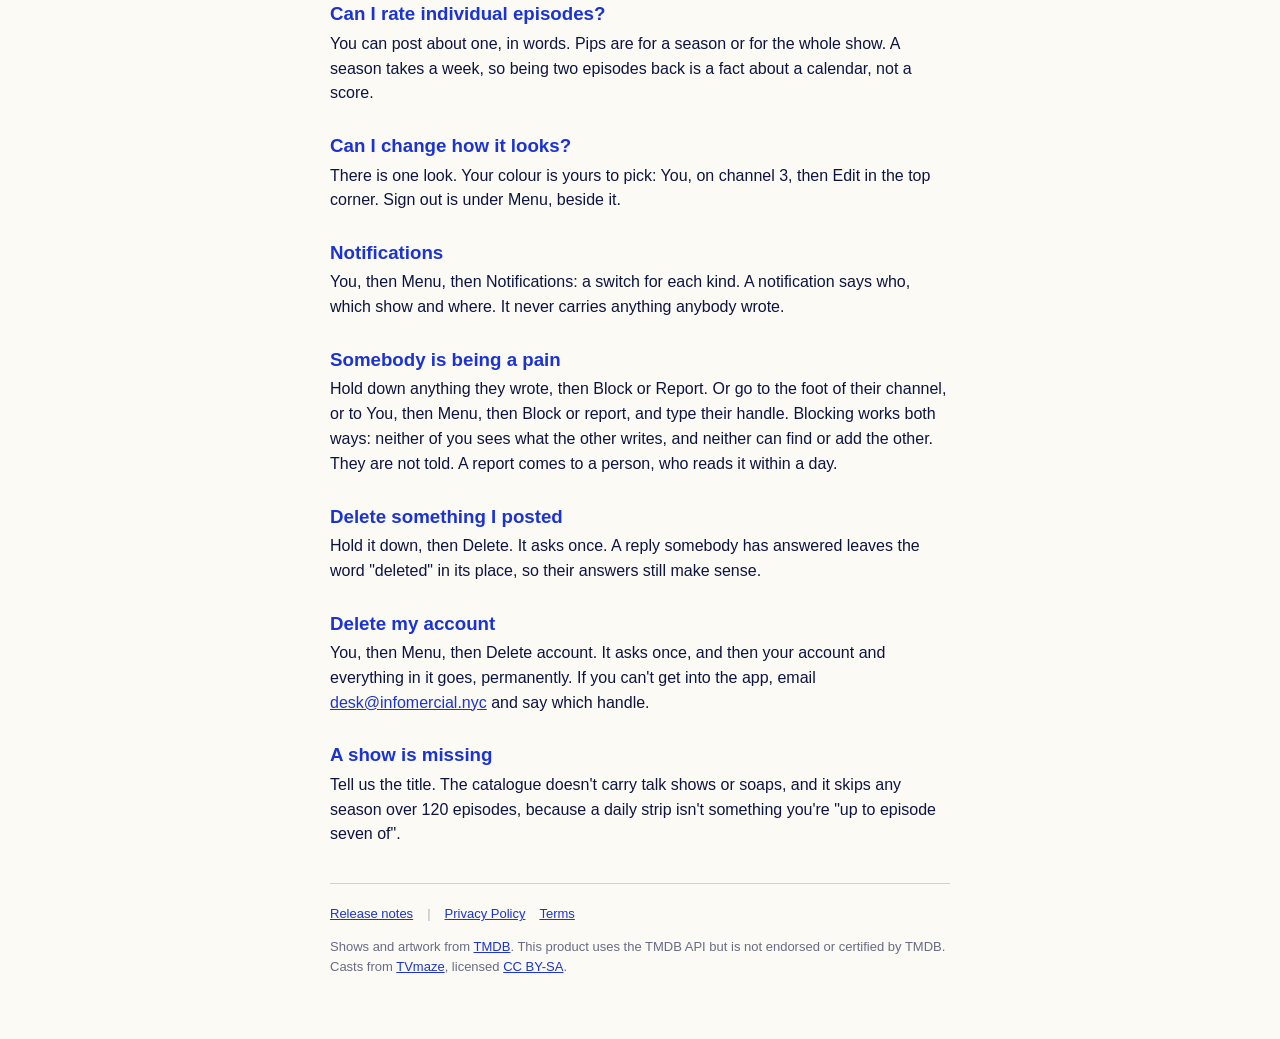
<file: support/index.html>
<!DOCTYPE html>
<html lang="en">
<head>
<meta charset="utf-8">
<meta name="viewport" content="width=device-width, initial-scale=1">
<title>Infomercial &middot; Support</title>
<meta name="theme-color" content="#FBFAF5">
<style>
  html { -webkit-text-size-adjust: 100%; }
  body { background: #FBFAF5; color: #0E1440;
         font-family: 'Helvetica Neue', Helvetica, Arial, sans-serif;
         max-width: 620px; margin: 0 auto; padding: 48px 20px; line-height: 1.55; }
  h1 { color: #1B33D6; font-size: 34px; line-height: 1.1; margin: 0 0 4px; }
  h1 + .quiet { border-bottom: 2px solid #1B33D6; margin: 0 0 24px; padding-bottom: 14px; }
  h3 { color: #1B33D6; line-height: 1.25; margin: 28px 0 0; }
  h3 + p { margin-top: 6px; }
  ul { list-style: square; padding-left: 20px; }
  li { margin: 6px 0; }
  li::marker { color: #1B33D6; }
  .quiet { color: rgba(14, 20, 64, 0.62); font-size: 13px; }
  a { color: #1B33D6; }
  hr { border: 0; border-top: 1px solid rgba(27, 51, 214, 0.22); margin: 36px 0 20px; }
  h1 { position: relative; }
  .back { position: absolute; right: 100%; top: calc(50% - 1px); transform: translateY(-50%);
          display: flex; align-items: center; justify-content: flex-end; box-sizing: border-box;
          width: 40px; height: 44px; padding-right: 11px; color: #1B33D6;
          -webkit-tap-highlight-color: transparent; }
  @media (max-width: 691px) { body { padding-left: 36px; } }
  .back svg { width: 11px; height: 20px; overflow: visible; fill: none; stroke: currentColor;
              stroke-width: 2.8; stroke-linecap: square; }
  .back:hover, .back:active { background: #1B33D6; color: #fff; }
  .back:focus-visible { outline: 2px solid #1B33D6; outline-offset: 3px; }
  /* The small print, as the front page has it: the release notes, a
     rule, then the pages about the app, and no dots. On the narrowest
     phones the rule is the break between two lines. */
  .foot a { white-space: nowrap; }
  .foot a + a, .foot .bar, .foot .bar + a { margin-left: 14px; }
  .foot .bar { color: rgba(14, 20, 64, 0.3); }
  @media (max-width: 359px) {
    .foot .bar { display: block; height: 6px; margin: 0; overflow: hidden; color: transparent; }
    .foot .bar + a { margin-left: 0; }
  }
</style>
</head>
<body>
<h1><a class="back" href="../" aria-label="Back to the front page"><svg viewBox="0 0 12 22" aria-hidden="true"><polyline points="10,2 2,11 10,20"/></svg></a>Support</h1>
<p class="quiet">Infomercial &middot; A TV rating and review app</p>

<p>Rate a show, review it, and say how far through you are. Every review remembers
the place it was written from, so anything ahead of you stays scrambled until you
catch up.</p>

<h3>Something's broken, or I have a question</h3>
<p>Email <a href="mailto:desk@infomercial.nyc">desk@infomercial.nyc</a>. Say what
you were doing and what happened. It goes to a person, not a queue.</p>

<h3>I have an idea</h3>
<p>Tell us in the box at the top of the <a href="../release-notes/">release notes</a>. A
person reads every one.</p>

<h3>Why is a review scrambled?</h3>
<p>Because it was written from further into the show than you have got. The scrambled
screen says how many episodes away it is, never what it says. Catch up and it clears on
its own. Tap it and you tune in early: being spoiled is your call.</p>

<h3>The app thinks I'm in the wrong place</h3>
<p>Open the show and move the position slider: tap the episode you are on, or drag to
it. A thumb brushing it on the way past moves nothing, so a stray scroll can't mark six
episodes watched. That one control is the whole truth about where you are, and
everything else is worked out from it. It stops at the last episode that is out.</p>

<h3>I skipped a season</h3>
<p>Open the show and tap the cross beside that season. There's one on every season
behind where you are up to. Anything about it stays scrambled until you've seen it, and
tapping the cross again undoes it.</p>

<h3>I've stopped watching a show</h3>
<p>On You, under Watching now, tap Take it off. Finished it puts you at the end.
Stopped watching keeps your place and takes it off the list. Move on it again and it
comes back.</p>

<h3>How do I find my friends?</h3>
<p>You, on channel 3, then Find. Type their handle, or tap Your contacts to see who you
know that's already here. Friends are people who have added each other, so it shows as
a request until they add you back. On Air is you and your friends, which is why it is
quiet until you have some. Not here yet? Invite friends, on Find, sends them the
app.</p>

<h3>Let friends find me by my number</h3>
<p>You, then Menu, then Phone number. It's optional and never shown to anybody. It only
lets people who already have your number in their contacts find you. Take it away the
same way.</p>

<h3>Tagging a friend or a show</h3>
<p>In a post or a reply, type @ and pick a friend, or # and pick a show. A tagged name
opens whoever or whatever it is, and a friend you tag is told.</p>

<h3>What's the front line?</h3>
<p>In a watch party, it's the furthest anyone can talk about without spoiling somebody.
It sits wherever the person furthest behind has got to. It isn't a leaderboard, and it
never names who's behind.</p>

<h3>What's a break?</h3>
<p>The episode a party has agreed to stop at. Anyone in the party can move it, and
anyone in it can ask their own friends in. A break says where everyone meant to stop. It
never unlocks a review you haven't earned.</p>

<h3>Can I rate individual episodes?</h3>
<p>You can post about one, in words. Pips are for a season or for the whole show. A
season takes a week, so being two episodes back is a fact about a calendar, not a
score.</p>

<h3>Can I change how it looks?</h3>
<p>There is one look. Your colour is yours to pick: You, on channel 3, then Edit in the
top corner. Sign out is under Menu, beside it.</p>

<h3>Notifications</h3>
<p>You, then Menu, then Notifications: a switch for each kind. A notification says who,
which show and where. It never carries anything anybody wrote.</p>

<h3>Somebody is being a pain</h3>
<p>Hold down anything they wrote, then Block or Report. Or go to the foot of their
channel, or to You, then Menu, then Block or report, and type their handle. Blocking
works both ways: neither of you sees what the other writes, and neither can find or add
the other. They are not told. A report comes to a person, who reads it within a day.</p>

<h3>Delete something I posted</h3>
<p>Hold it down, then Delete. It asks once. A reply somebody has answered leaves the
word "deleted" in its place, so their answers still make sense.</p>

<h3>Delete my account</h3>
<p>You, then Menu, then Delete account. It asks once, and then your account and
everything in it goes, permanently. If you can't get into the app, email
<a href="mailto:desk@infomercial.nyc">desk@infomercial.nyc</a> and say which
handle.</p>

<h3>A show is missing</h3>
<p>Tell us the title. The catalogue doesn't carry talk shows or soaps, and it skips any
season over 120 episodes, because a daily strip isn't something you're "up to episode
seven of".</p>

<hr>
<p class="quiet foot"><a href="../release-notes/">Release notes</a><span class="bar" aria-hidden="true">|</span><a href="../privacy/">Privacy Policy</a><a href="../terms/">Terms</a></p>
<p class="quiet">Shows and artwork from
<a href="https://www.themoviedb.org/">TMDB</a>. This product uses the TMDB API but is
not endorsed or certified by TMDB. Casts from
<a href="https://www.tvmaze.com/">TVmaze</a>, licensed
<a href="https://creativecommons.org/licenses/by-sa/4.0/">CC BY-SA</a>.</p>
</body>
</html>
</file>
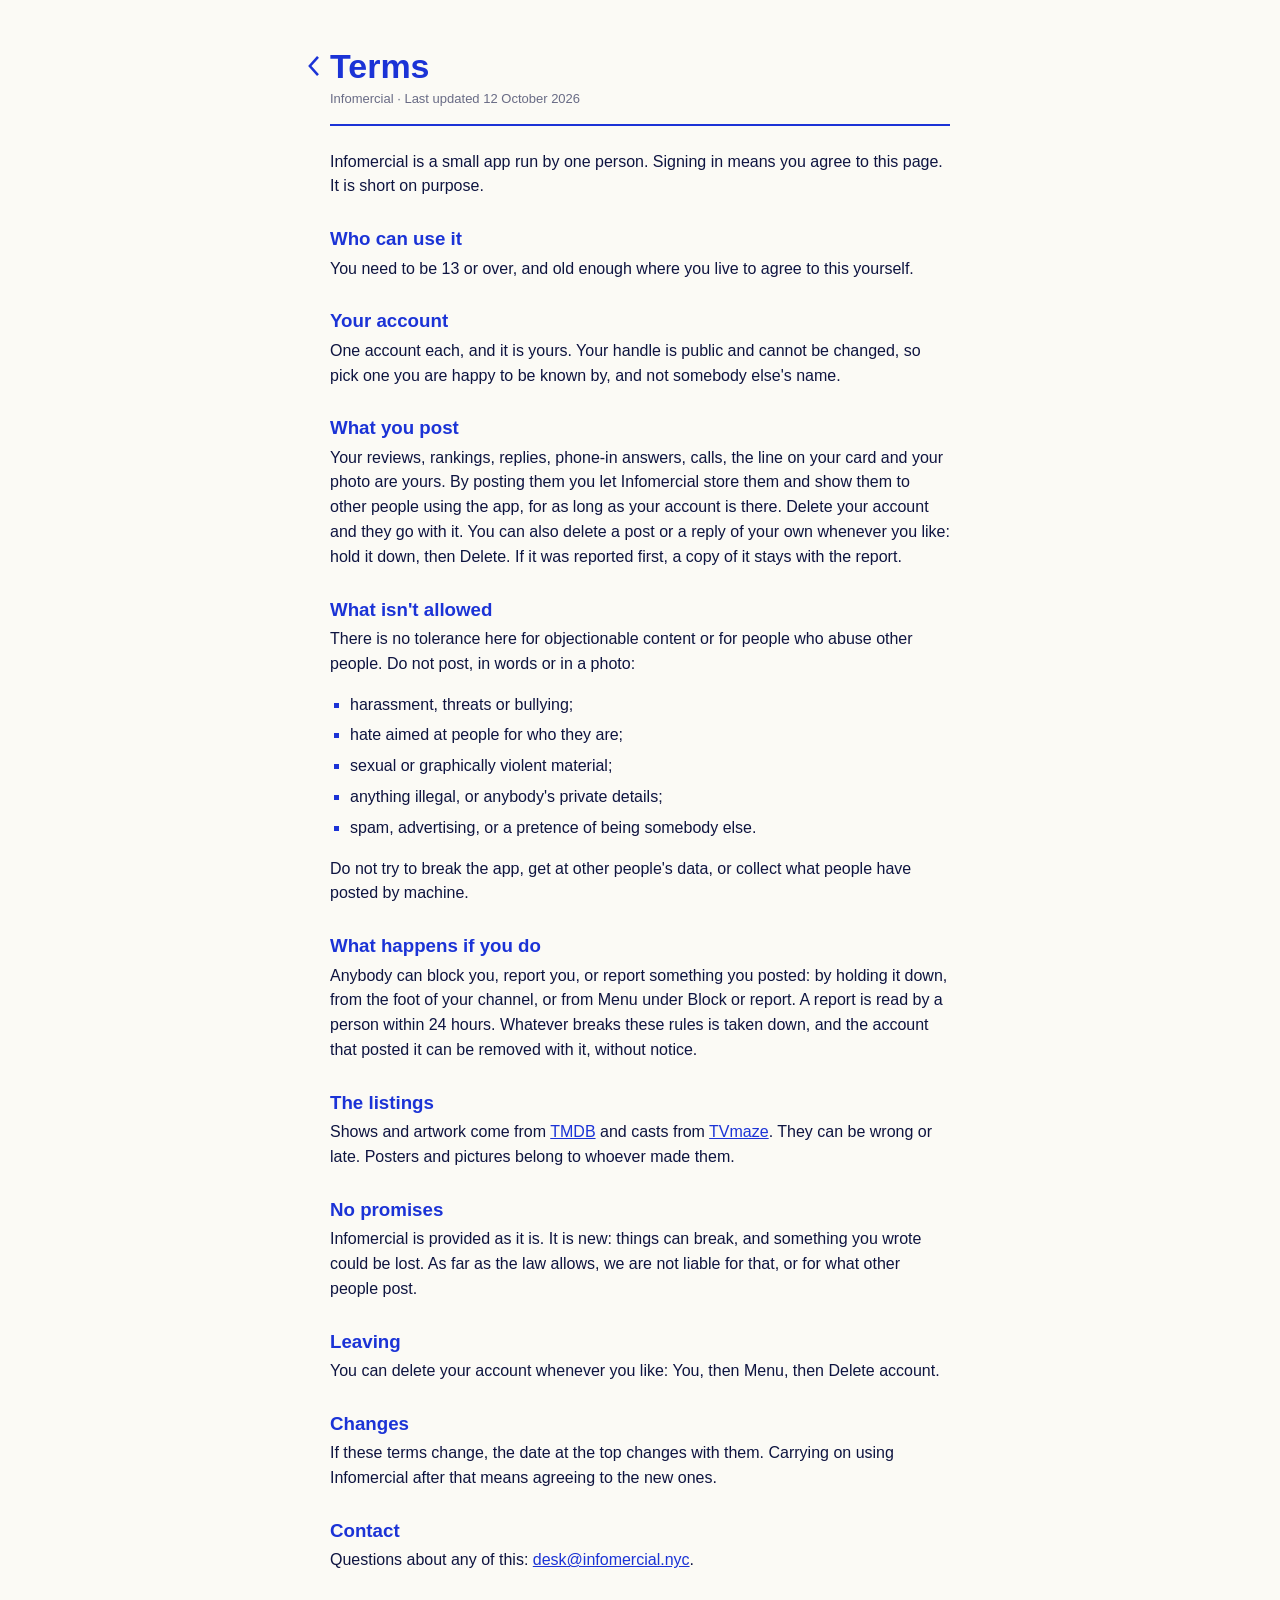
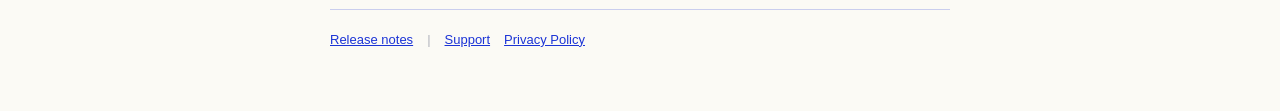
<file: terms/index.html>
<!DOCTYPE html>
<html lang="en">
<head>
<meta charset="utf-8">
<meta name="viewport" content="width=device-width, initial-scale=1">
<title>Infomercial &middot; Terms</title>
<meta name="theme-color" content="#FBFAF5">
<style>
  html { -webkit-text-size-adjust: 100%; }
  body { background: #FBFAF5; color: #0E1440;
         font-family: 'Helvetica Neue', Helvetica, Arial, sans-serif;
         max-width: 620px; margin: 0 auto; padding: 48px 20px; line-height: 1.55; }
  h1 { color: #1B33D6; font-size: 34px; line-height: 1.1; margin: 0 0 4px; }
  h1 + .quiet { border-bottom: 2px solid #1B33D6; margin: 0 0 24px; padding-bottom: 14px; }
  h3 { color: #1B33D6; line-height: 1.25; margin: 28px 0 0; }
  h3 + p { margin-top: 6px; }
  ul { list-style: square; padding-left: 20px; }
  li { margin: 6px 0; }
  li::marker { color: #1B33D6; }
  .quiet { color: rgba(14, 20, 64, 0.62); font-size: 13px; }
  a { color: #1B33D6; }
  hr { border: 0; border-top: 1px solid rgba(27, 51, 214, 0.22); margin: 36px 0 20px; }
  h1 { position: relative; }
  .back { position: absolute; right: 100%; top: calc(50% - 1px); transform: translateY(-50%);
          display: flex; align-items: center; justify-content: flex-end; box-sizing: border-box;
          width: 40px; height: 44px; padding-right: 11px; color: #1B33D6;
          -webkit-tap-highlight-color: transparent; }
  @media (max-width: 691px) { body { padding-left: 36px; } }
  .back svg { width: 11px; height: 20px; overflow: visible; fill: none; stroke: currentColor;
              stroke-width: 2.8; stroke-linecap: square; }
  .back:hover, .back:active { background: #1B33D6; color: #fff; }
  .back:focus-visible { outline: 2px solid #1B33D6; outline-offset: 3px; }
  /* The small print, as the front page has it: the release notes, a
     rule, then the pages about the app, and no dots. On the narrowest
     phones the rule is the break between two lines. */
  .foot a { white-space: nowrap; }
  .foot a + a, .foot .bar, .foot .bar + a { margin-left: 14px; }
  .foot .bar { color: rgba(14, 20, 64, 0.3); }
  @media (max-width: 359px) {
    .foot .bar { display: block; height: 6px; margin: 0; overflow: hidden; color: transparent; }
    .foot .bar + a { margin-left: 0; }
  }
</style>
</head>
<body>
<h1><a class="back" href="../" aria-label="Back to the front page"><svg viewBox="0 0 12 22" aria-hidden="true"><polyline points="10,2 2,11 10,20"/></svg></a>Terms</h1>
<p class="quiet">Infomercial &middot; Last updated 12 October 2026</p>

<p>Infomercial is a small app run by one person. Signing in means you agree to this page.
It is short on purpose.</p>

<h3>Who can use it</h3>
<p>You need to be 13 or over, and old enough where you live to agree to this
yourself.</p>

<h3>Your account</h3>
<p>One account each, and it is yours. Your handle is public and cannot be changed, so
pick one you are happy to be known by, and not somebody else's name.</p>

<h3>What you post</h3>
<p>Your reviews, rankings, replies, phone-in answers, calls, the line on your card and
your photo are yours. By posting them you let Infomercial store them and show them to other
people using the app, for as long as your account is there. Delete your account and
they go with it. You can also delete a post or a reply of your own whenever you like:
hold it down, then Delete. If it was reported first, a copy of it stays with the
report.</p>

<h3>What isn't allowed</h3>
<p>There is no tolerance here for objectionable content or for people who abuse other
people. Do not post, in words or in a photo:</p>
<ul>
  <li>harassment, threats or bullying;</li>
  <li>hate aimed at people for who they are;</li>
  <li>sexual or graphically violent material;</li>
  <li>anything illegal, or anybody's private details;</li>
  <li>spam, advertising, or a pretence of being somebody else.</li>
</ul>
<p>Do not try to break the app, get at other people's data, or collect what people
have posted by machine.</p>

<h3>What happens if you do</h3>
<p>Anybody can block you, report you, or report something you posted: by holding it
down, from the foot of your channel, or from Menu under Block or report. A report is
read by a person within 24 hours. Whatever breaks these rules is taken down, and the
account that posted it can be removed with it, without notice.</p>

<h3>The listings</h3>
<p>Shows and artwork come from <a href="https://www.themoviedb.org/">TMDB</a> and casts
from <a href="https://www.tvmaze.com/">TVmaze</a>. They can be wrong or late. Posters
and pictures belong to whoever made them.</p>

<h3>No promises</h3>
<p>Infomercial is provided as it is. It is new: things can break, and something you
wrote could be lost. As far as the law allows, we are not liable for that, or for what
other people post.</p>

<h3>Leaving</h3>
<p>You can delete your account whenever you like: You, then Menu, then Delete
account.</p>

<h3>Changes</h3>
<p>If these terms change, the date at the top changes with them. Carrying on using
Infomercial after that means agreeing to the new ones.</p>

<h3>Contact</h3>
<p>Questions about any of this:
<a href="mailto:desk@infomercial.nyc">desk@infomercial.nyc</a>.</p>

<hr>
<p class="quiet foot"><a href="../release-notes/">Release notes</a><span class="bar" aria-hidden="true">|</span><a href="../support/">Support</a><a href="../privacy/">Privacy Policy</a></p>
</body>
</html>
</file>
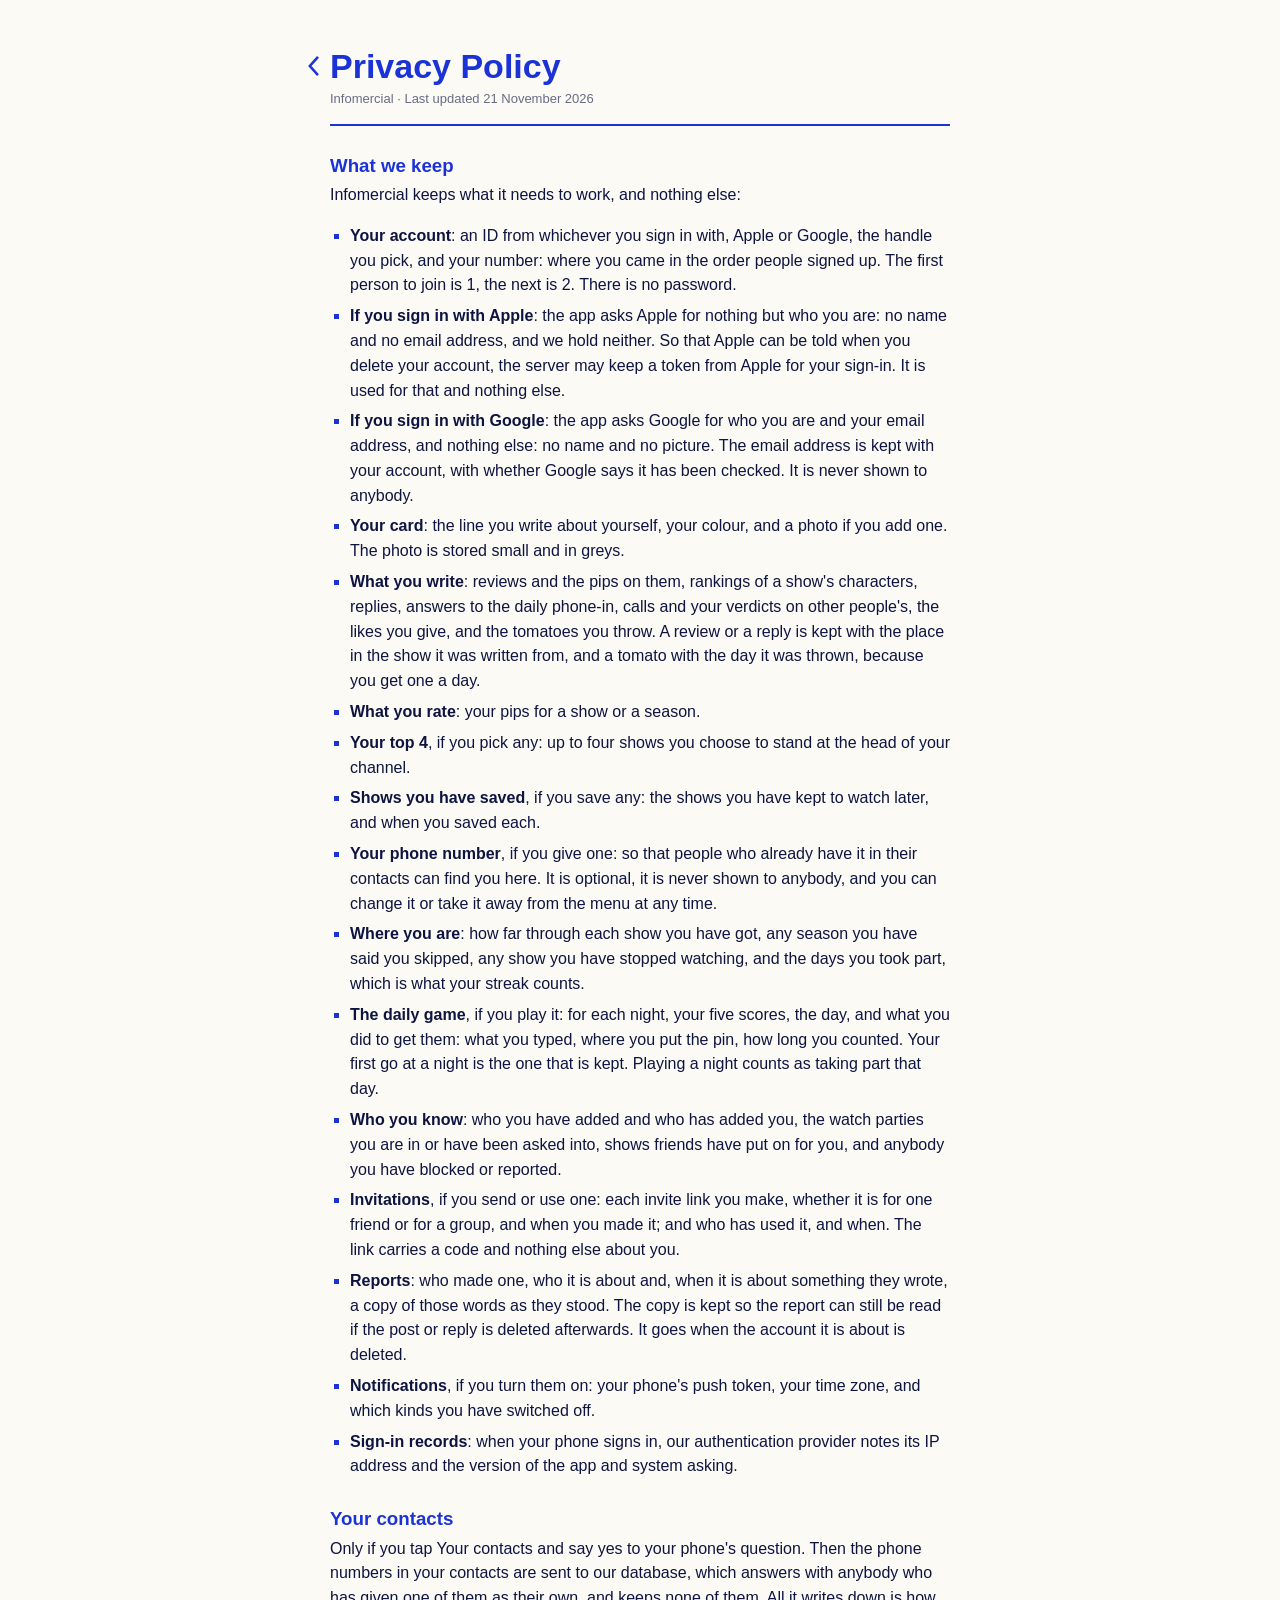
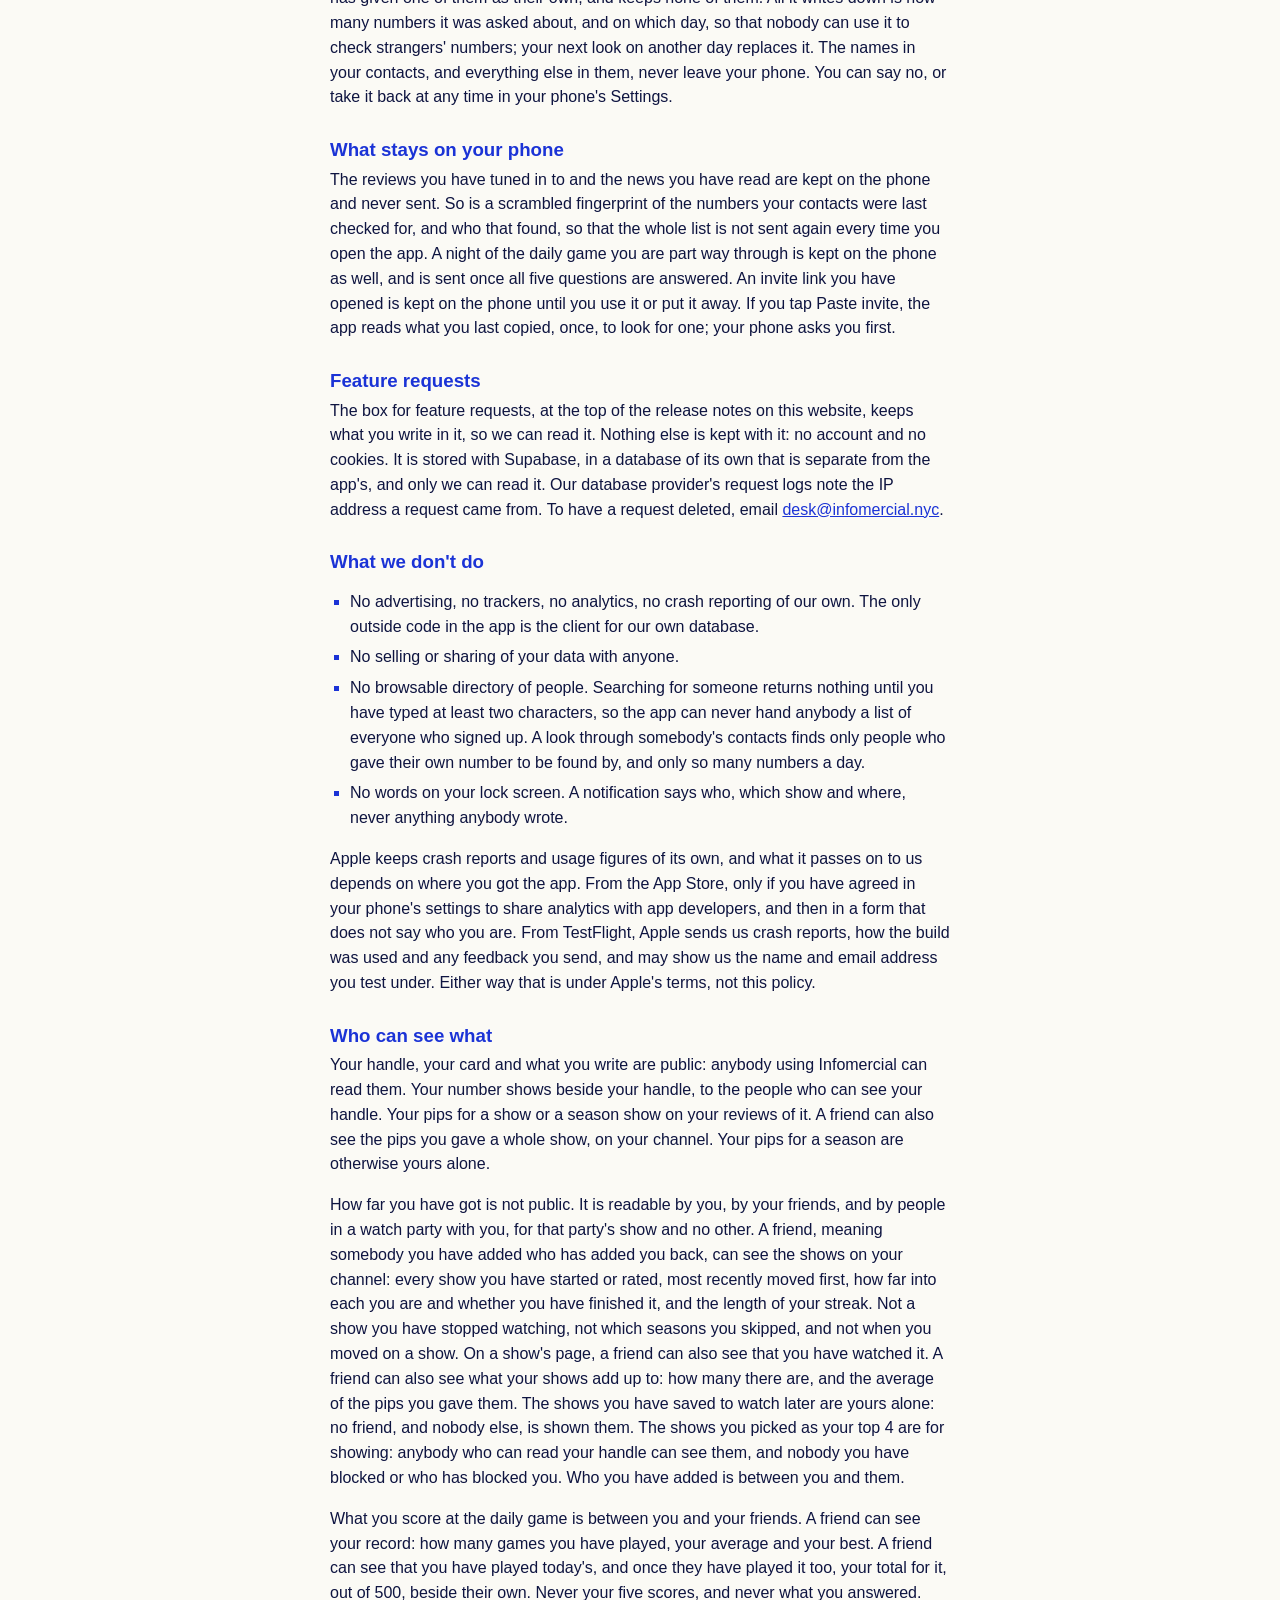
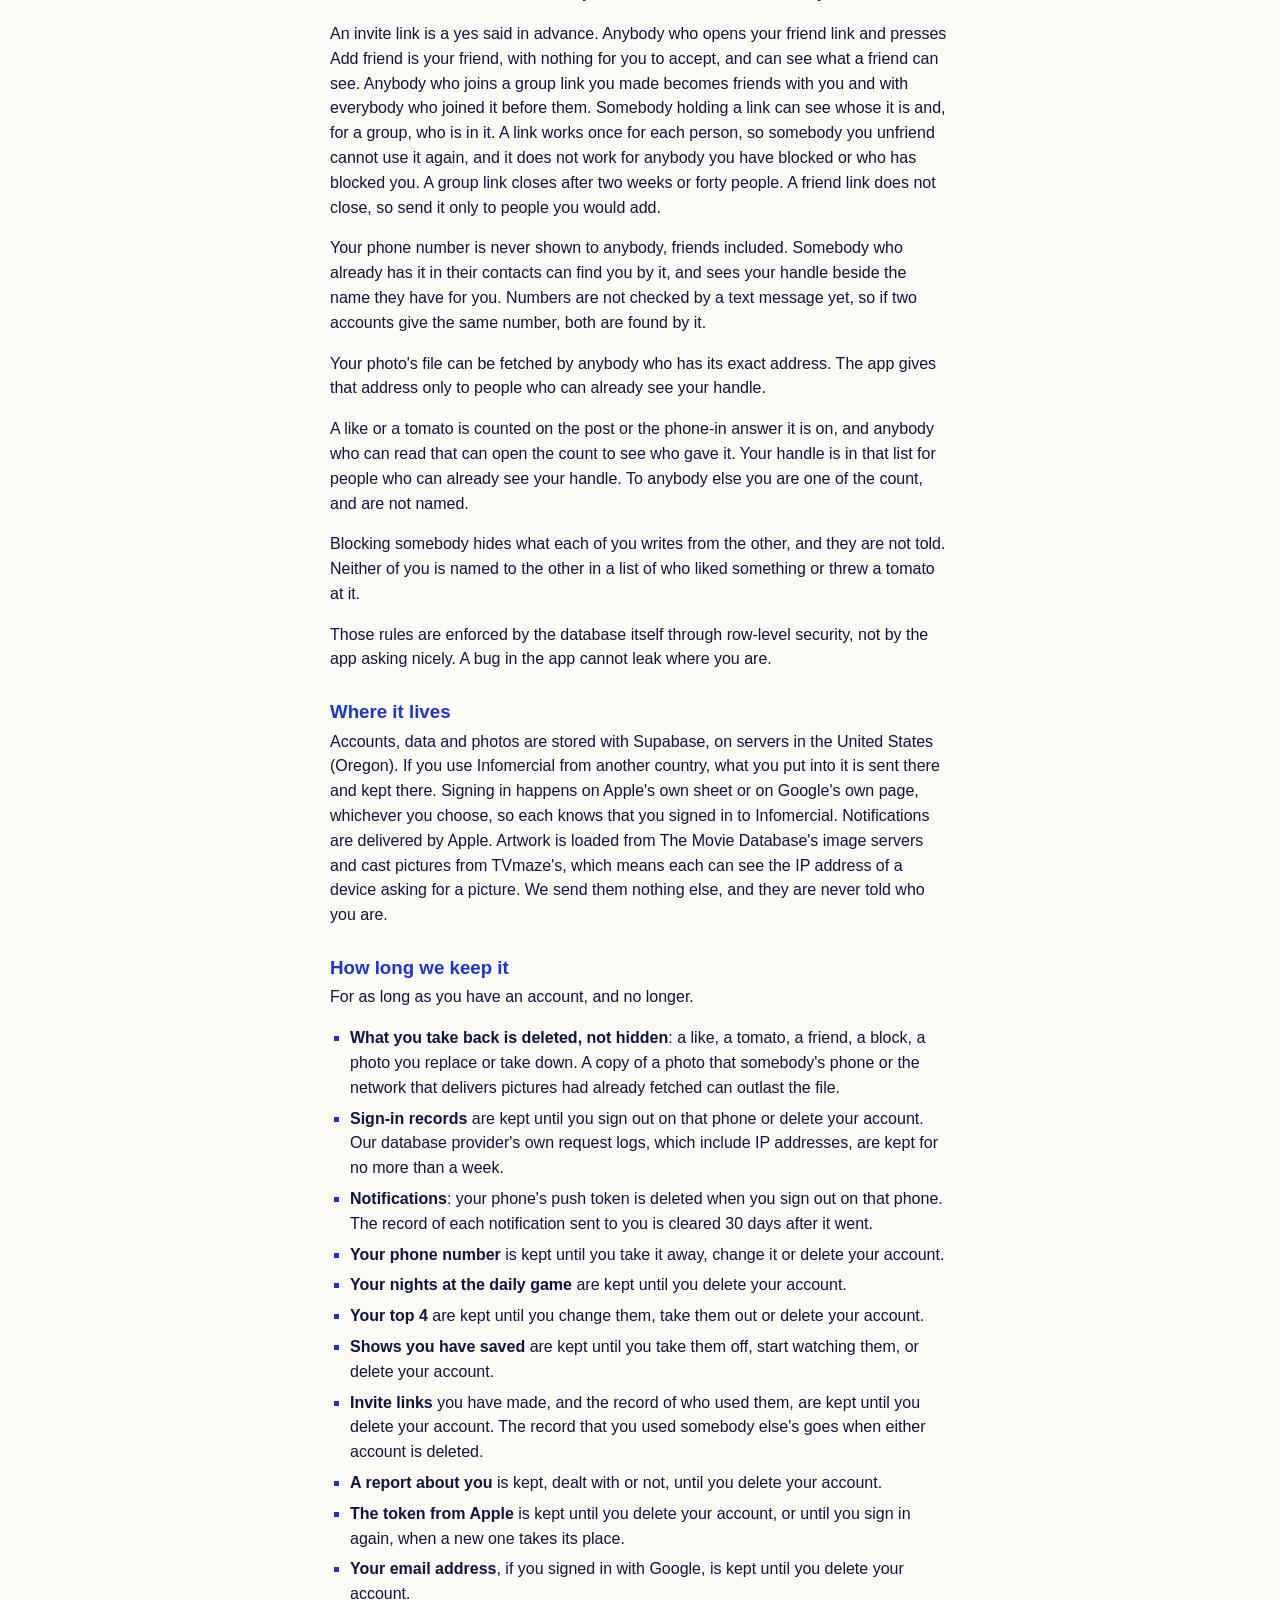
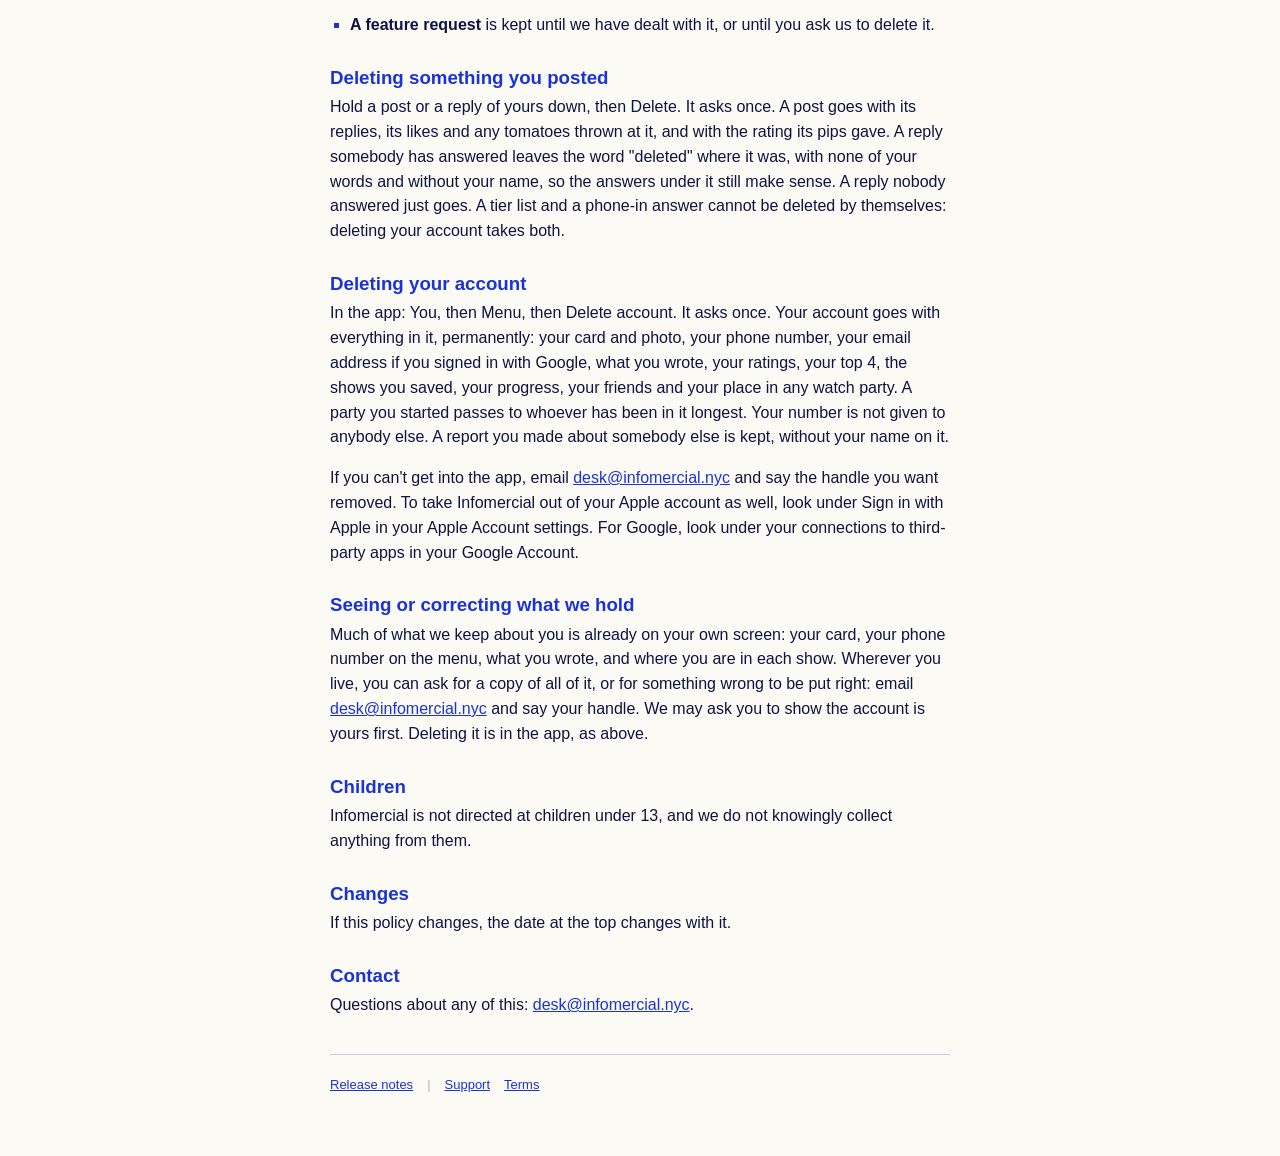
<file: support/privacy.html>
<!DOCTYPE html>
<html lang="en">
<head>
<meta charset="utf-8">
<meta name="viewport" content="width=device-width, initial-scale=1">
<title>Infomercial &middot; Privacy Policy</title>
<meta http-equiv="refresh" content="0; url=../privacy/">
<link rel="canonical" href="https://infomercial.nyc/privacy/">
</head>
<body>
<p>The privacy policy is at <a href="../privacy/">infomercial.nyc/privacy</a>.</p>
</body>
</html>
</file>
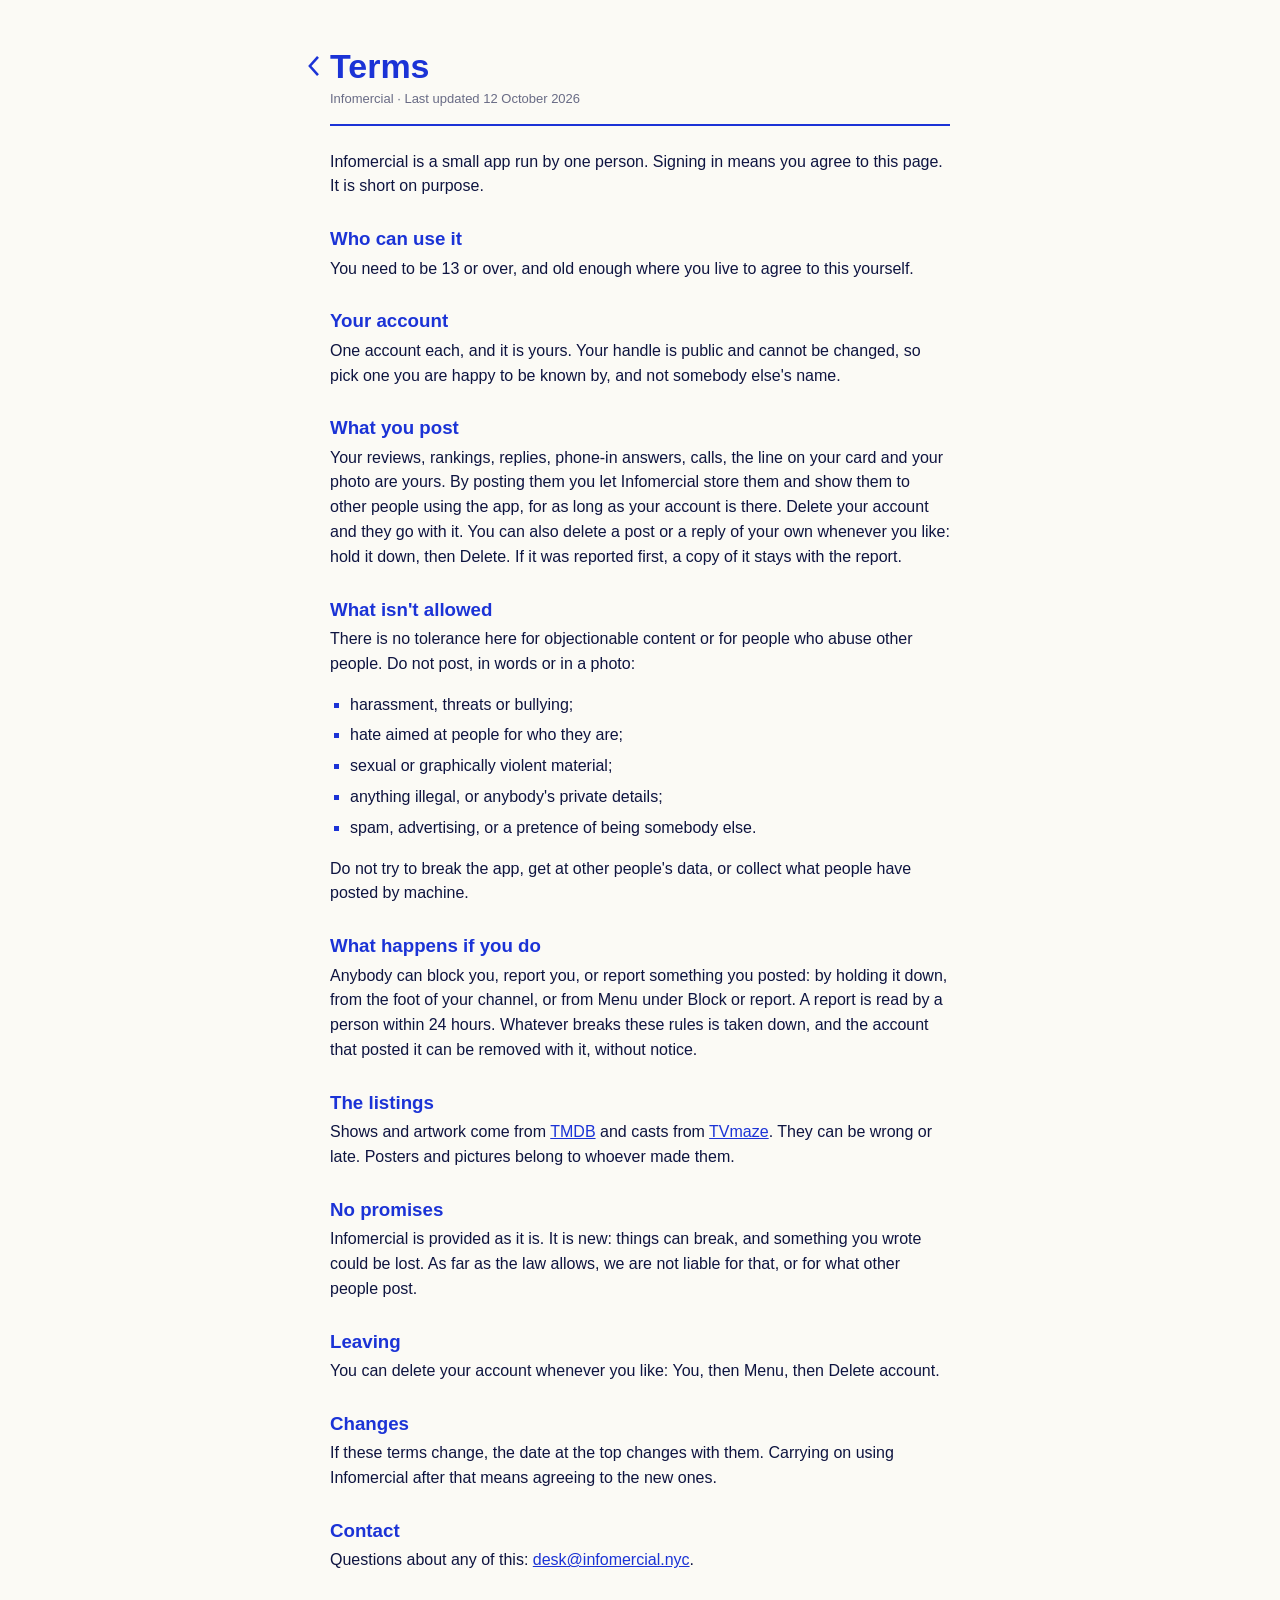
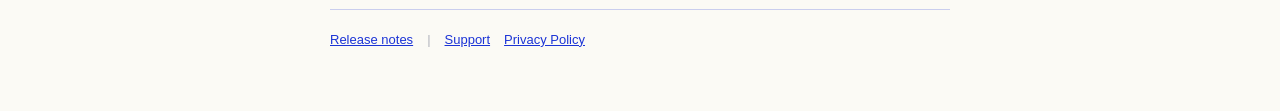
<file: support/terms.html>
<!DOCTYPE html>
<html lang="en">
<head>
<meta charset="utf-8">
<meta name="viewport" content="width=device-width, initial-scale=1">
<title>Infomercial &middot; Terms</title>
<meta http-equiv="refresh" content="0; url=../terms/">
<link rel="canonical" href="https://infomercial.nyc/terms/">
</head>
<body>
<p>The terms is at <a href="../terms/">infomercial.nyc/terms</a>.</p>
</body>
</html>
</file>
<file: site.css>
/* The other front page: one bill, posted on the paper. The app's colours and
   its four faces, and nothing that scrolls. */

@font-face { font-family: "League Gothic"; src: url("fonts/LeagueGothic.ttf") format("truetype"); font-display: swap; }
@font-face { font-family: "VT323"; src: url("fonts/VT323-Regular.ttf") format("truetype"); font-display: swap; }
@font-face { font-family: "Libre Caslon Text"; font-style: italic; src: url("fonts/LibreCaslonText-Italic.ttf") format("truetype"); font-display: swap; }

:root {
  color-scheme: light;
  --paper: #FBFAF5; --ink: #0E1440; --soft: rgba(14, 20, 64, .62);
  --blue: #1B33D6; --yellow: #FFD92E; --red: #D92027; --shade: #05093A; --tape: rgba(236, 226, 190, .86);
  /* Two of the icon's colour bars. */
  --pink: #FF2FD0; --green: #00D84A;
  --hair: rgba(27, 51, 214, .28);
}

* { box-sizing: border-box; }
html, body { height: 100%; margin: 0; background: var(--paper); }
/* The page itself may still be pulled down, so a phone's own pull to
   refresh works. Locked with overflow: hidden on the body, which a
   browser hands up to the whole page, it could not be. So the page is
   the one that scrolls, and the body clips what pokes past it: a tipped
   bill and its tape never give it anything to scroll to. */
html { overflow: auto; }
/* The page is exactly the screen: the bill takes what the two lines under it
   leave, and nothing runs past the foot. */
body {
  height: 100dvh; overflow: hidden; overflow: clip; color: var(--ink);
  display: grid; grid-template-rows: minmax(0, 1fr) auto; justify-items: center;
  padding: max(20px, env(safe-area-inset-top)) 16px max(14px, env(safe-area-inset-bottom));
  font-family: "Helvetica Neue", Helvetica, Arial, sans-serif;
  -webkit-font-smoothing: antialiased;
}
::selection { background: var(--blue); color: #fff; }
h1, p { margin: 0; }
:focus-visible { outline: 2px solid var(--blue); outline-offset: 3px; }

.tall { font-family: "League Gothic", Impact, sans-serif; font-weight: 400; text-transform: uppercase; }
.osd { font-family: "VT323", ui-monospace, monospace; line-height: 1; letter-spacing: .04em; text-transform: uppercase; white-space: nowrap; }
.voice { font-family: "Libre Caslon Text", Georgia, serif; font-style: italic; }

[hidden] { display: none !important; }

/* The wall measures the room, and the bills are cut to fit it: four wide to
   five tall, as big as the room allows either way. On a phone the keys that
   change them stand under the bill, in room kept for them; wider, they stand
   either side of it. */
.wall { --row: 120px; width: 100%; min-height: 0; container-type: size; display: flex; flex-direction: column; align-items: center; justify-content: space-evenly; }
.stage {
  position: relative;
  /* The room, less the keys and the tile that stand under it. */
  flex: none; height: min(96cqh - 92px - var(--row), 93cqw * 1.25); aspect-ratio: 4 / 5; margin-bottom: 50px;
}
@media (min-width: 600px) {
  .wall { --g: 64px; }
  .stage { height: min(96cqh - 42px - var(--row), (100cqw - 2 * var(--g)) * 1.25); margin-bottom: 0; }
}
@media (min-width: 860px) and (min-height: 760px) {
  .wall { --row: 144px; }
}
/* One slot for each poster, all in the one place. Only the one that is up is
   there, and the one coming on while it slides. */
.slot { position: absolute; inset: 0; }
.bill {
  position: absolute; inset: 0; container-type: inline-size;
  background: var(--blue); color: #fff;
  box-shadow: 0 1px 2px rgba(14, 20, 64, .18), 0 14px 30px rgba(14, 20, 64, .13);
  /* A tipped picture drawn tipped came out with an edge in steps on a
     phone, a stair down the top of the bill. Drawn straight on a layer of
     its own and the layer tipped, the edge is smoothed, and a clear pixel
     round it keeps the layer's own edge off the bill's. */
  will-change: transform; -webkit-backface-visibility: hidden; backface-visibility: hidden;
  outline: 1px solid transparent;
}
/* Each was put up by hand, a little off straight its own way. */
.t1 { transform: rotate(-1.1deg); } .t2 { transform: rotate(.8deg); }
.t3 { transform: rotate(-.6deg); }  .t4 { transform: rotate(1.2deg); }
.t5 { transform: rotate(-1.4deg); } .t6 { transform: rotate(.5deg); }
.t7 { transform: rotate(-.9deg); }  .t8 { transform: rotate(1deg); }
.t9 { transform: rotate(-.7deg); }
/* A printed one is its picture, edge to edge, on paper until it has come. */
.bill.pic { background: #ECE9DF; }
.bill.pic img { position: absolute; inset: 0; display: block; width: 100%; height: 100%; }

/* The keys: an arrow in the blue, a stick with a head on it, inverted
   while it is down. On a phone the two stand side by side under the bill. */
.arrow { position: absolute; top: calc(100% + 20px); width: 48px; height: 36px; padding: 0; border: 0; border-radius: 0; background: none; color: var(--blue); display: grid; place-items: center; cursor: pointer; -webkit-appearance: none; appearance: none; -webkit-tap-highlight-color: transparent; }
.arrow svg { width: 20px; height: 16px; overflow: visible; fill: none; stroke: currentColor; stroke-width: 2; stroke-linecap: square; stroke-linejoin: miter; }
.arrow.prev { right: calc(50% + 4px); }
.arrow.next { left: calc(50% + 4px); }
.arrow:active { background: var(--blue); color: #fff; }
@media (hover: hover) { .arrow:hover { background: var(--blue); color: #fff; } }
/* Wider, either side of it, half way down. */
@media (min-width: 600px) {
  .arrow { top: 50%; width: 48px; height: 48px; margin-top: -24px; }
  .arrow svg { width: 24px; height: 19px; }
  .arrow.prev { right: auto; left: calc(-4px - var(--g)); }
  .arrow.next { left: auto; right: calc(-4px - var(--g)); }
}
/* Everything printed on the bill is sized off the bill's own width, so it
   is the same bill at any size. */
.sheet { position: absolute; inset: 0; padding: 7.4cqw 6.7cqw 6.4cqw; display: flex; flex-direction: column; }
.notice { font-size: 4.52cqw; padding-bottom: 2.7cqw; border-bottom: .42cqw solid #fff; }
.bill h1 { font-size: 33.6cqw; line-height: .94; padding: 1.5cqw 0 3.3cqw; border-bottom: .42cqw solid #fff; }
.bill h1 span { display: block; white-space: nowrap; }
/* The first line is set out to the measure of the second. */
.bill h1 span:first-child { text-align: justify; text-align-last: justify; }
/* Two lines from the announcer, in the middle of the room left for them. */
.bill .voice { font-size: 5.2cqw; line-height: 1.28; margin: auto 0; white-space: nowrap; }
.bill .name { font-size: 13.08cqw; color: var(--yellow); }

/* Two strips of tape hold it up. */
.tape { position: absolute; width: 21cqw; height: 6.6cqw; background: var(--tape); filter: drop-shadow(0 1px 1px rgba(14, 20, 64, .22));
  clip-path: polygon(0 8%, 2% 0, 4% 9%, 6% 1%, 8% 8%, 92% 6%, 94% 0, 96% 9%, 98% 1%, 100% 10%, 100% 92%, 98% 100%, 96% 91%, 94% 99%, 92% 92%, 8% 94%, 6% 100%, 4% 91%, 2% 99%, 0 90%); }
.tape.a { left: -6.5cqw; top: -1.6cqw; transform: rotate(-38deg); }
.tape.b { right: -6.5cqw; top: -1.6cqw; transform: rotate(36deg); }

/* The tile under the bill. */
/* The room left over is shared out evenly, so the tile stands half way
   between the foot of the bill and the small print. The few points here make
   up for the padding inside the links under it. */
.row { flex: none; height: var(--row); margin-top: 8px; display: grid; place-items: center; }

/* The app, out now: its own icon, Available now, and Apple's badge. It is
   drawn on the paper, not pasted on it: the colour bars across its top, and
   nothing round it or behind it. The whole of it is the way to the app. The
   badge is as Apple draws it, not recoloured or turned, with a quarter of its
   height clear all round. */
.store {
  --icon: 82px; --badge: 40px; --say: 30px; --gap: 12px; --bars: 10px;
  display: flex; align-items: center; gap: 14px; height: 100%; padding: var(--bars) 21px 3px 15px;
  color: var(--pink); text-decoration: none;
  background: linear-gradient(90deg, #FFE600 0 16.67%, #00D5FF 0 33.33%, #00D84A 0 50%, #FF2FD0 0 66.67%, #FF2A2A 0 83.33%, var(--blue) 0) top / 100% var(--bars) no-repeat;
  -webkit-tap-highlight-color: transparent;
}
/* The icon, cut to the corners a phone gives it and lifted off the paper on
   its own shadow. Over it, a sheet of glass: an edge that catches the light
   top left and bottom right, and a sheen across the top. */
.store .app {
  position: relative; flex: none; display: block; width: var(--icon); height: var(--icon); border-radius: 22.37%;
  box-shadow: 0 1px 1px rgba(14, 20, 64, .24), 0 4px 8px rgba(14, 20, 64, .16), 0 10px 20px rgba(14, 20, 64, .2);
}
.store .app img { display: block; width: 100%; height: 100%; border-radius: inherit; }
.store .app::before, .store .app::after { content: ""; position: absolute; inset: 0; border-radius: inherit; pointer-events: none; }
/* The edge: a ring of light, bright where it faces the light and faint along
   the sides. */
.store .app::before {
  padding: 1.5px;
  background: linear-gradient(135deg, rgba(255, 255, 255, .95), rgba(255, 255, 255, .22) 32%, rgba(255, 255, 255, .12) 62%, rgba(255, 255, 255, .7));
  -webkit-mask: linear-gradient(#000 0 0) content-box, linear-gradient(#000 0 0); -webkit-mask-composite: xor;
  mask: linear-gradient(#000 0 0) content-box, linear-gradient(#000 0 0); mask-composite: exclude;
}
/* The sheen, and the glass thickening a little toward its foot. */
.store .app::after {
  background:
    linear-gradient(165deg, rgba(255, 255, 255, .42), rgba(255, 255, 255, .1) 34%, rgba(255, 255, 255, 0) 50%),
    radial-gradient(140% 70% at 50% 120%, rgba(255, 255, 255, .2), rgba(255, 255, 255, 0) 62%);
  box-shadow: inset 0 1px 1px rgba(255, 255, 255, .5), inset 0 -3px 6px rgba(5, 9, 58, .18);
}
/* The badge stands in the middle under the words. */
.store .pitch { display: flex; flex-direction: column; align-items: center; gap: var(--gap); }
/* The words in the pink of the icon's bars, set off the paper by a shadow in
   its green. */
.store .now { font-size: var(--say); text-shadow: .07em .07em 0 var(--green); }
.store .badge { display: block; width: auto; height: var(--badge); }
/* The arrow, in a mark's red, standing just past the badge and pointing
   back at the middle of it. It is part of the link, so a press on it goes
   to the App Store too. It draws itself on once, a moment after the page
   opens, and then every few seconds gives the badge a little poke. */
.store .pitch { position: relative; }
.store .nudge { --nudge: 84px; position: absolute; width: var(--nudge); height: auto; overflow: visible;
                left: calc(50% + var(--badge) * 1.5 + 4px);
                /* Its tip, 14 of its 60 up, level with the badge's middle. */
                bottom: calc(var(--badge) * .5 - var(--nudge) / 6);
                fill: none; stroke: var(--red); stroke-width: 3.5; stroke-linecap: round; stroke-linejoin: round; pointer-events: none; }
/* A gap twice the line's length, so nothing of the next dash's round end
   shows at the tip before the line gets there, and the line hidden until
   it starts to draw. */
.store .nudge path { stroke-dasharray: 1 2; stroke-dashoffset: 0; }
@media (prefers-reduced-motion: no-preference) {
  .store .nudge .shaft { stroke-dashoffset: 1; opacity: 0; animation: draw .45s ease-out .5s forwards; }
  .store .nudge .head { stroke-dashoffset: 1; opacity: 0; animation: draw .15s ease-out .95s forwards; }
  .store .nudge { animation: poke 3.5s ease-in-out 1.6s infinite; }
}
@keyframes draw { from { opacity: 1; stroke-dashoffset: 1; } to { opacity: 1; stroke-dashoffset: 0; } }
@keyframes poke {
  0%, 70%, 100% { transform: translateX(0); }
  78% { transform: translateX(-6px); }
  86% { transform: translateX(0); }
  92% { transform: translateX(-4px); }
}
/* On a phone it is drawn smaller, to stay inside the screen. */
@media (max-width: 599px) { .store .nudge { --nudge: 62px; } }
@media (max-width: 359px) { .store .nudge { --nudge: 44px; } }
/* Down, the paper inside it takes a wash of the blue. */
.store:active { background-color: rgba(27, 51, 214, .07); }
@media (hover: hover) { .store:hover { background-color: rgba(27, 51, 214, .07); } }
/* On the narrowest phones the words come down a size so it all fits. */
@media (max-width: 359px) {
  .store { --icon: 76px; --say: 25px; }
}
@media (min-width: 860px) and (min-height: 760px) {
  .store { --icon: 100px; --badge: 48px; --say: 38px; --gap: 14px; --bars: 12px; gap: 18px; padding-right: 25px; padding-left: 17px; }
}

/* The foot: the small print, in one light line. */
.links { display: flex; flex-wrap: wrap; justify-content: center; align-items: center; gap: 0; max-width: 100%; }
.links a { background: none; border: 0; border-radius: 0; text-decoration: none; font-family: "Helvetica Neue", Helvetica, Arial, sans-serif; font-size: 13px; font-weight: 300; line-height: 1; padding: 8px 10px; color: var(--ink); white-space: nowrap; }
.links a:hover, .links a:active { background: var(--blue); color: #fff; }
/* Release notes, then a rule, then the three pages about the app. */
.links .sep { flex: none; width: 1px; height: 14px; margin: 0 4px; background: rgba(14, 20, 64, .3); }
/* All of it on the narrowest phones stands a little closer, on one line. */
@media (max-width: 359px) { .links a { padding-left: 7px; padding-right: 7px; } }

@media (min-width: 860px) {
  body { padding-top: 28px; padding-bottom: 18px; }
  .links a { font-size: 14px; }
}
</file>
<file: i/invite.css>
/* An invitation: the icon, what it is, one loud key and a quiet one, in the
   app's own faces and colours, on the paper. */

@font-face { font-family: "League Gothic"; src: url("/fonts/LeagueGothic.ttf") format("truetype"); font-display: swap; }
@font-face { font-family: "Libre Caslon Text"; font-style: italic; src: url("/fonts/LibreCaslonText-Italic.ttf") format("truetype"); font-display: swap; }

:root { color-scheme: light; --paper: #FBFAF5; --blue: #1B33D6; --yellow: #FFD92E; --ink: #0E1440; --soft: rgba(14, 20, 64, .62); }

* { box-sizing: border-box; }
html, body { margin: 0; background: var(--paper); }
body {
  min-height: 100dvh; display: flex; flex-direction: column; justify-content: center;
  padding: 40px 20px calc(24px + env(safe-area-inset-bottom));
  font-family: "Helvetica Neue", Helvetica, Arial, sans-serif; color: var(--ink);
  -webkit-font-smoothing: antialiased;
}
main { display: flex; flex-direction: column; align-items: flex-start; gap: 16px; max-width: 420px; width: 100%; margin: 0 auto; }

.icon { width: 88px; height: 88px; display: block; margin-bottom: 8px; }

/* The station: the title face, tall and in capitals. */
h1 { margin: 0; font: 400 64px/0.9 "League Gothic", "Helvetica Neue", sans-serif; text-transform: uppercase; color: var(--blue); }


/* The keys: one size, square, as wide as the column, the word in the
   middle. The one to press now is loud, the blue plate with the yellow
   bold italic; the other is an outline. Copying moves the loud one on. */
.key {
  display: flex; align-items: center; justify-content: center; width: 100%; height: 52px; padding: 0 16px;
  border: 2px solid var(--blue); border-radius: 0; text-decoration: none; cursor: pointer;
  font: 700 17px/1 "Helvetica Neue", Helvetica, Arial, sans-serif;
  -webkit-appearance: none; appearance: none; -webkit-tap-highlight-color: transparent;
}
.key.loud { background: var(--blue); color: var(--yellow); font-style: italic; }
.key.plain { background: var(--paper); color: var(--blue); }
.key:active { background: var(--blue); color: #fff; }
.key.loud:active { background: var(--yellow); color: var(--blue); }

.small { margin: 0; max-width: 34em; font-size: 14px; line-height: 1.4; color: var(--soft); }
.small b { color: var(--blue); }
.small[hidden] { display: none; }

footer { display: flex; gap: 20px; justify-content: center; margin-top: 48px; }
footer a { color: var(--blue); font-size: 13px; text-decoration: none; }
a:focus-visible { outline: 2px solid var(--blue); outline-offset: 3px; }

/* The three steps: a number in the first column, what to do from the
   second, as a page is set. */
.steps { list-style: none; margin: 8px 0 0; padding: 0; display: flex; flex-direction: column; gap: 20px; width: 100%; }
.steps[hidden] { display: none; }
.steps li { display: grid; grid-template-columns: 28px minmax(0, 320px); gap: 12px; align-items: start; }
.steps .n { font: 400 28px/1 "League Gothic", "Helvetica Neue", sans-serif; color: var(--blue); padding-top: 12px; }
.steps .small { margin-top: 8px; }
/* What to do once the app is in: a row the keys' height, said at their
   size, the key it names in bold. Not drawn as a key: on this page it
   looked like one to press, and it is not. */
.steps .say {
  margin: 0; min-height: 52px; display: flex; align-items: center;
  font-size: 17px; line-height: 1.35; color: var(--ink);
}
.steps .say b { color: var(--blue); white-space: nowrap; }

a.get-only { max-width: 320px; }
a.get-only[hidden] { display: none; }
#have a { color: var(--blue); font-weight: 700; text-decoration: none; }
#have[hidden] { display: none; }
</file>
